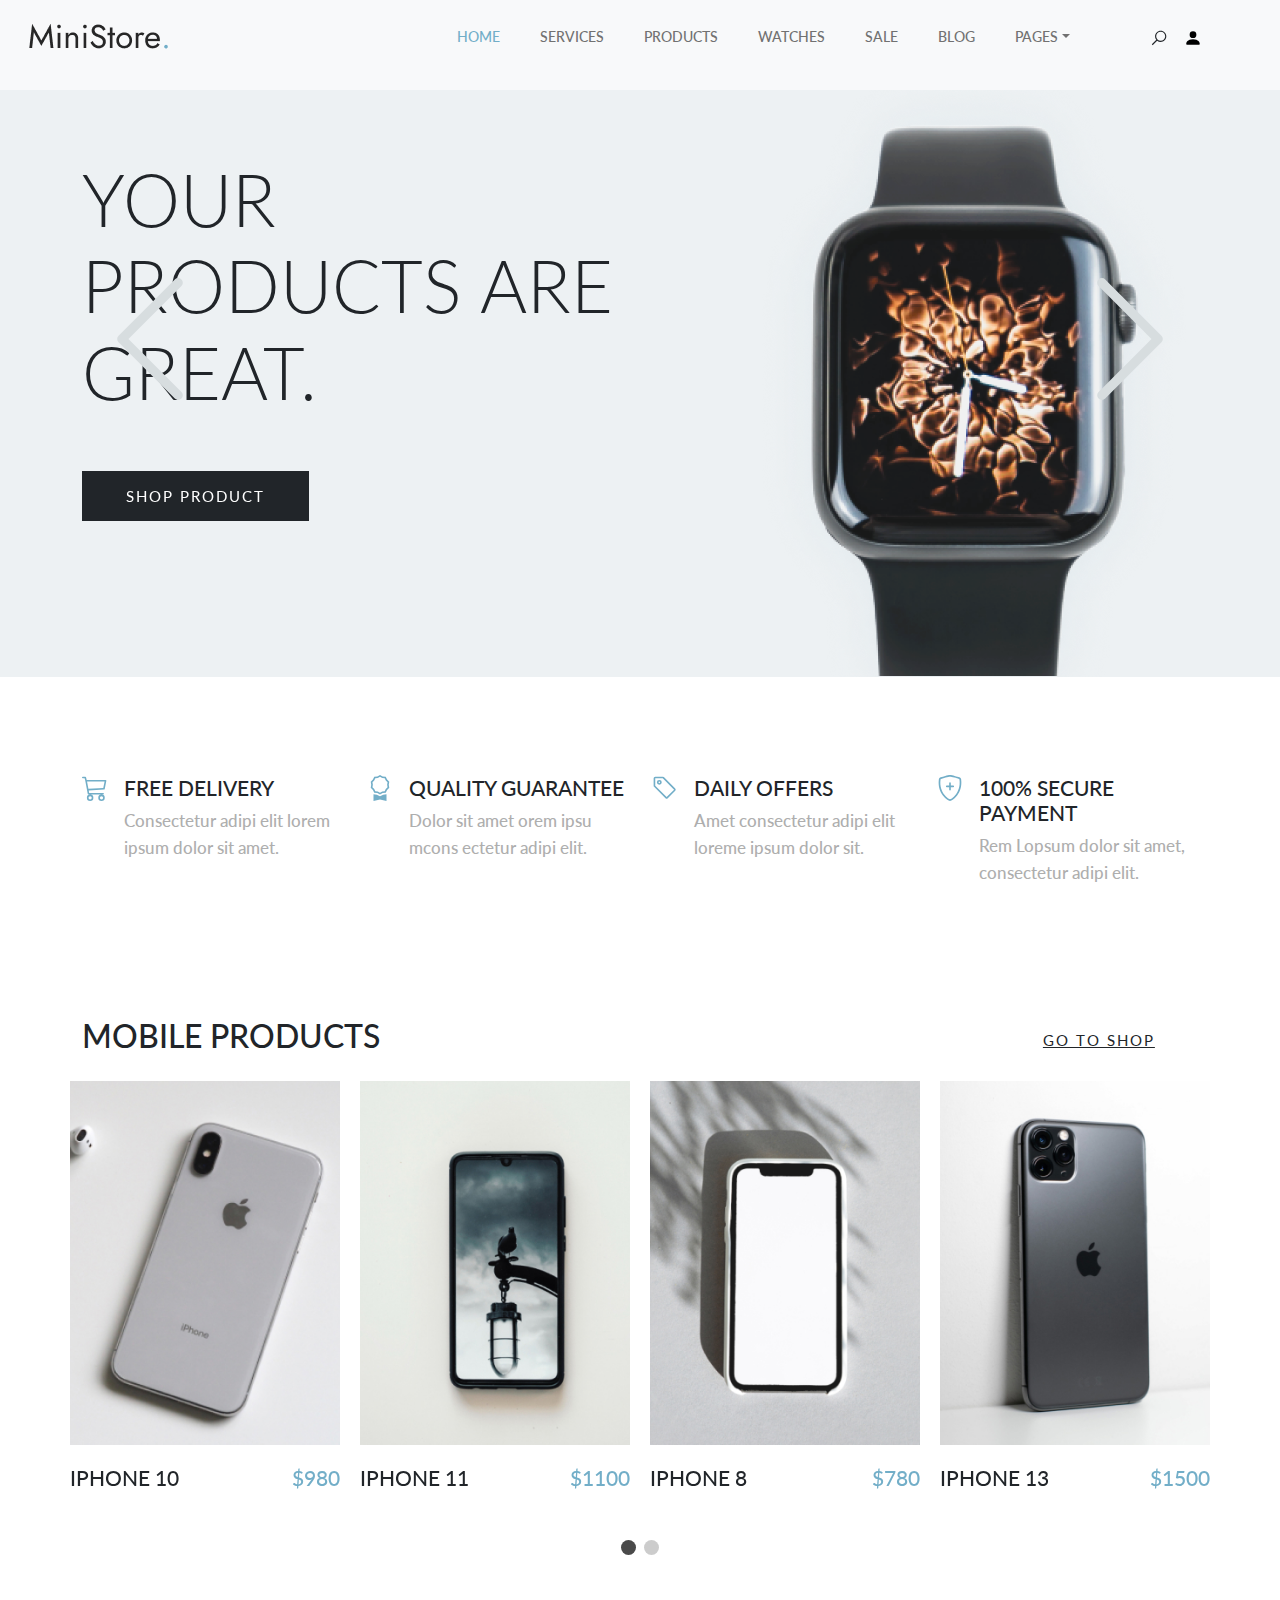
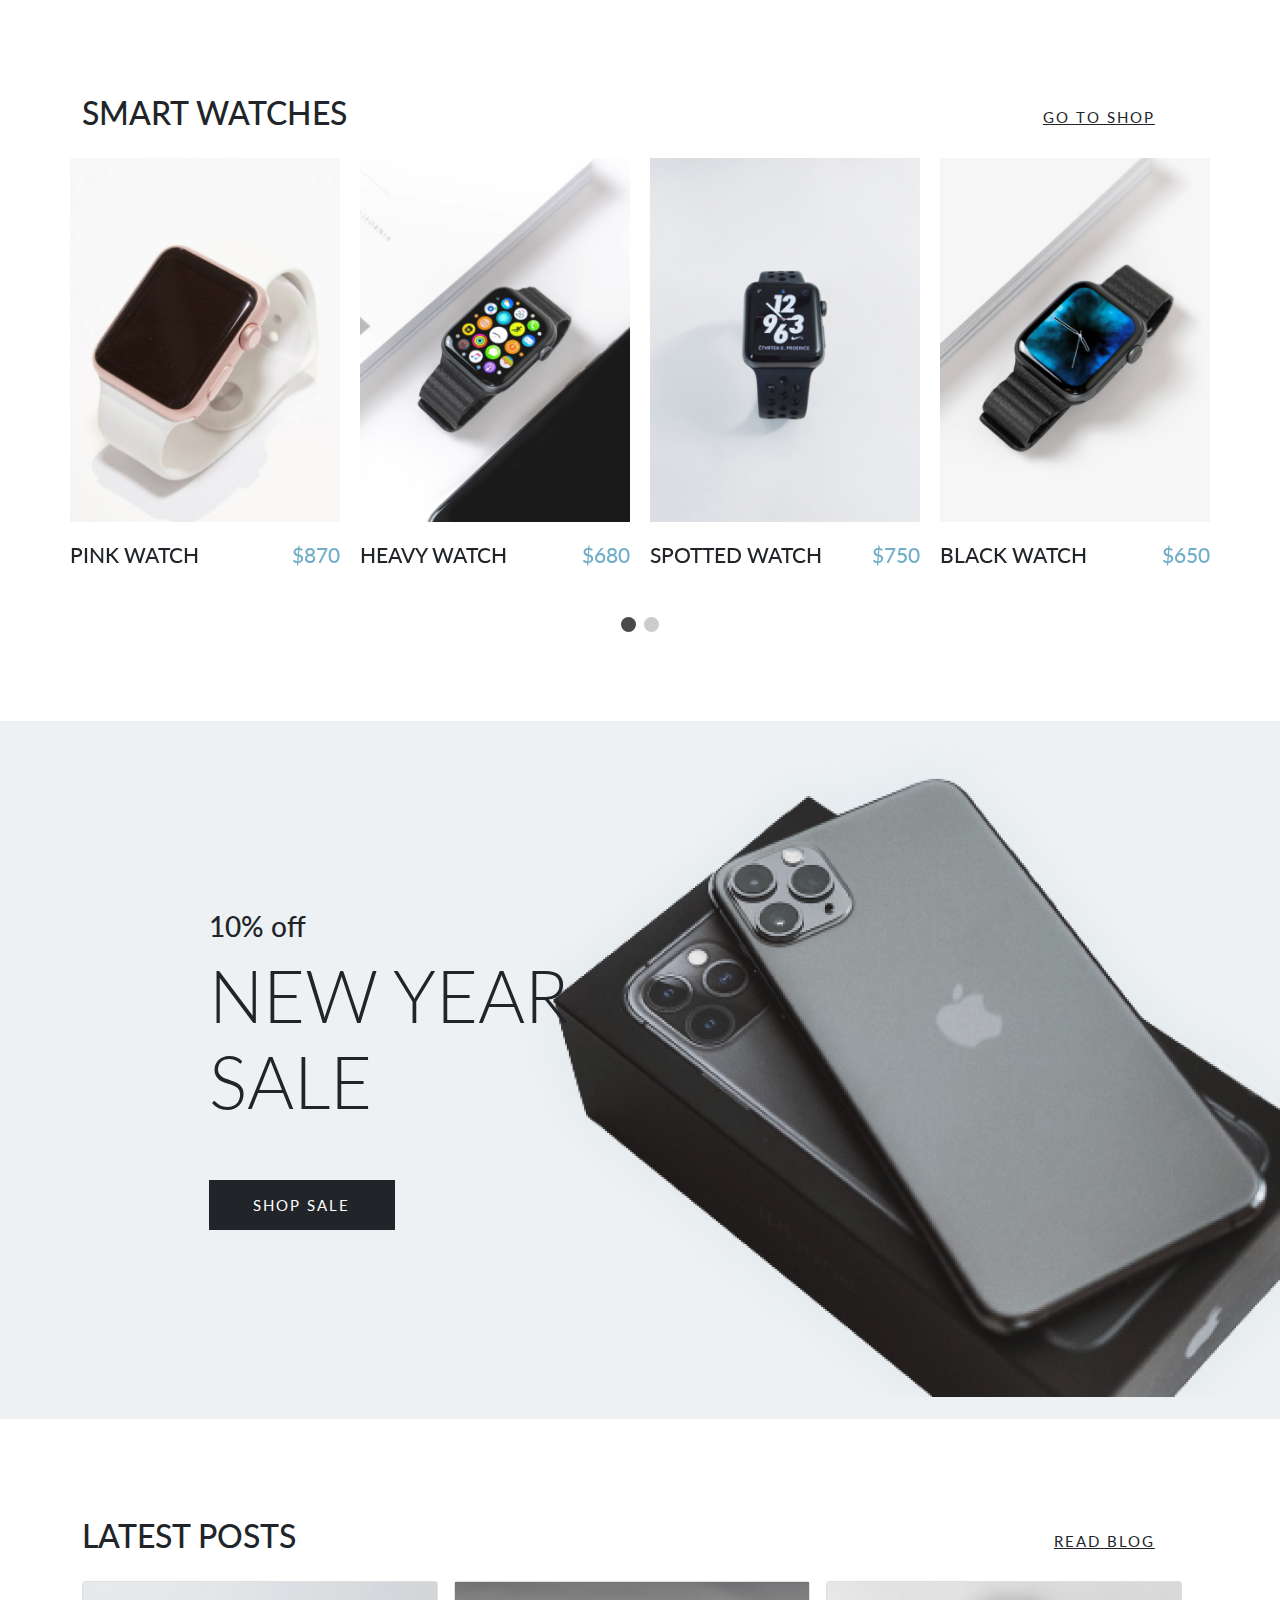
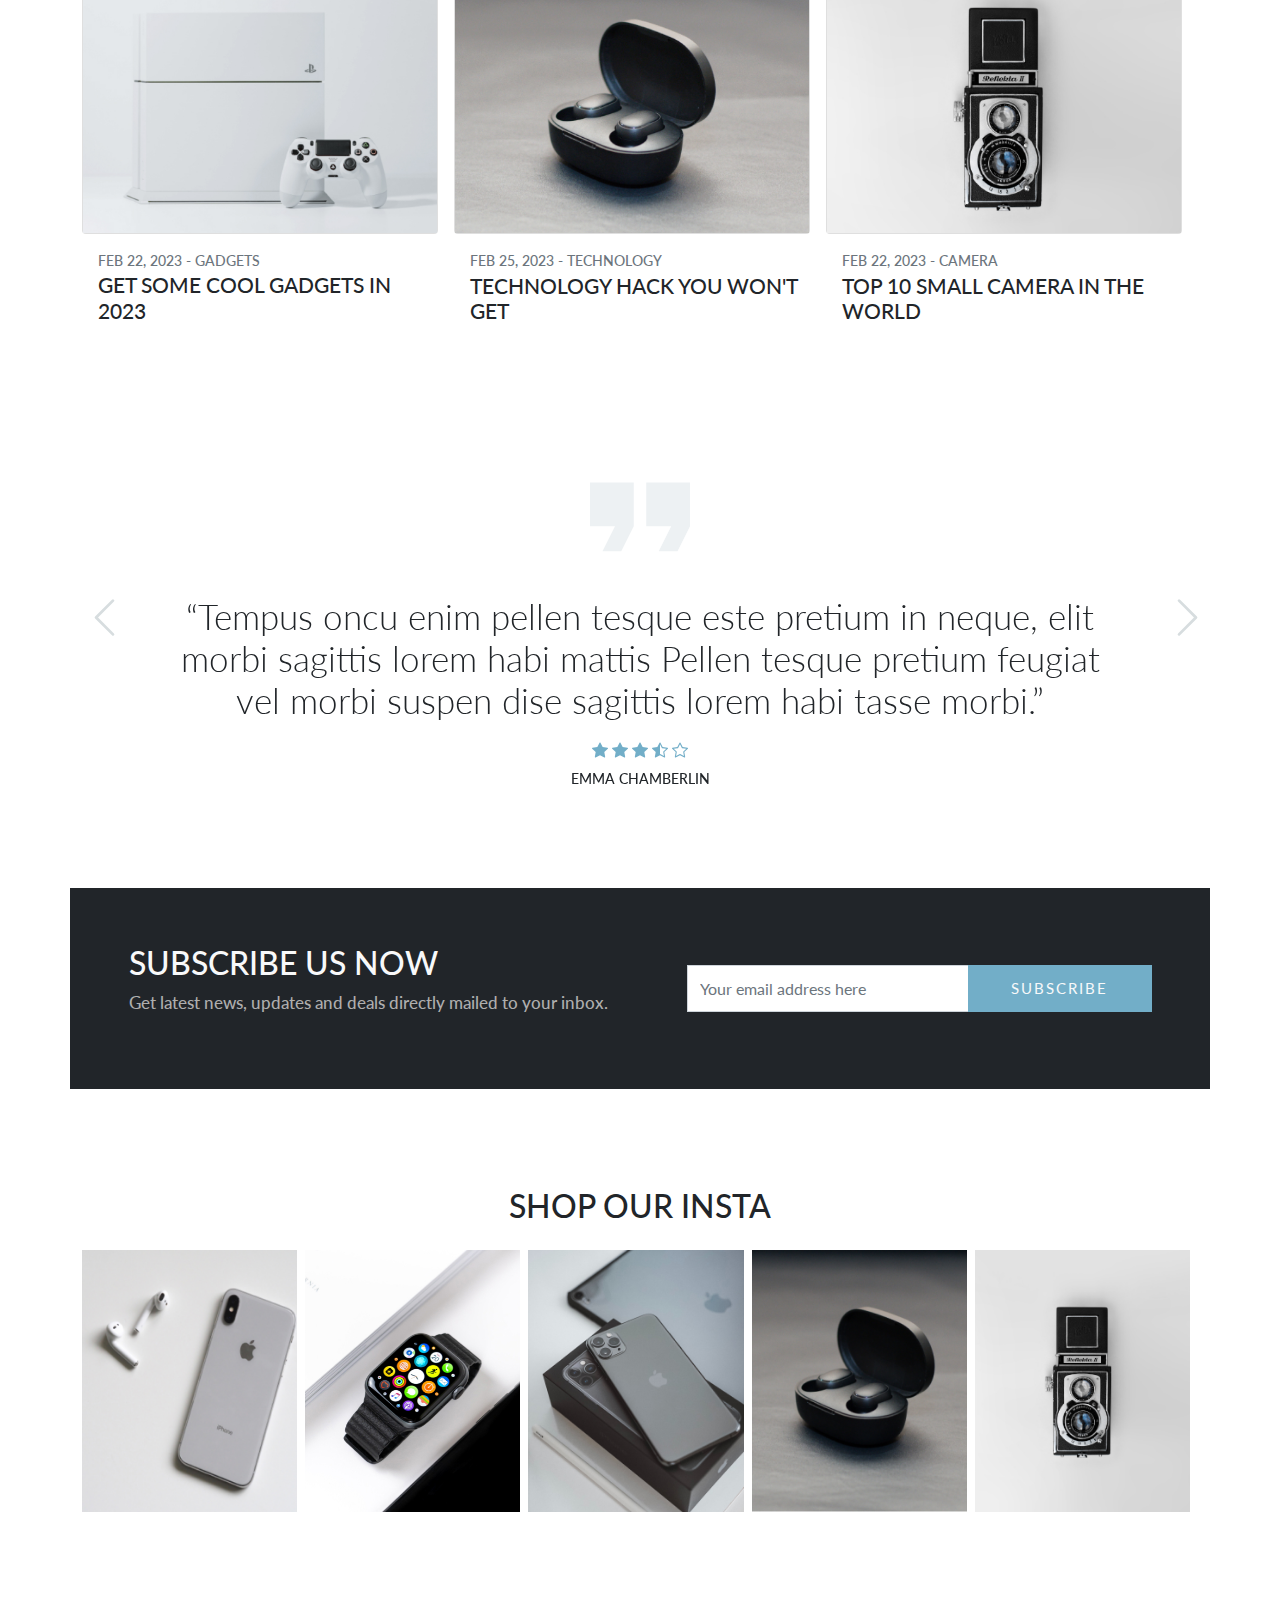
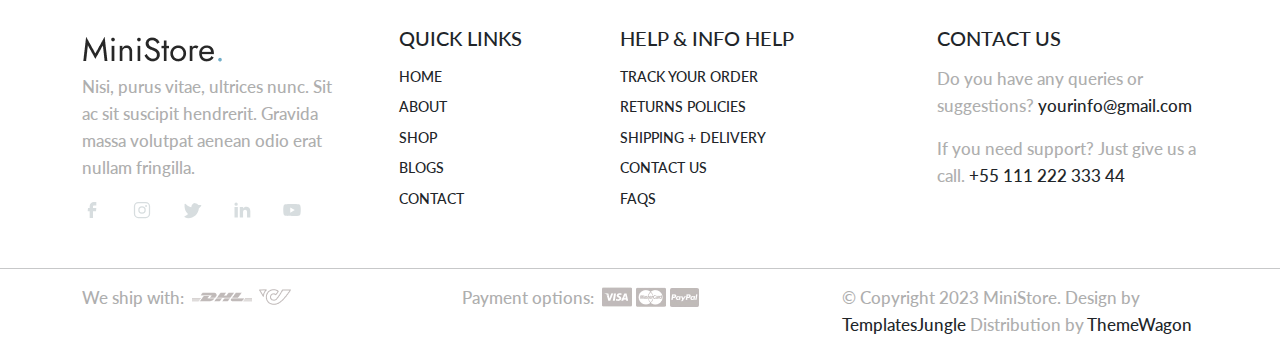
<file: index.html>
<!DOCTYPE html>
<html>
  <head>
    <title>Ministore</title>
    <meta charset="utf-8">
    <meta http-equiv="X-UA-Compatible" content="IE=edge">
    <meta name="viewport" content="width=device-width, initial-scale=1.0">
    <meta name="format-detection" content="telephone=no">
    <meta name="apple-mobile-web-app-capable" content="yes">
    <meta name="author" content="">
    <meta name="keywords" content="">
    <meta name="description" content="">
    <link rel="stylesheet" type="text/css" href="css/bootstrap.min.css">
    <link rel="stylesheet" type="text/css" href="styleTamplate.css">
    <link rel="stylesheet" href="https://cdn.jsdelivr.net/npm/swiper@9/swiper-bundle.min.css" />
    <link rel="preconnect" href="https://fonts.googleapis.com">
    <link rel="preconnect" href="https://fonts.gstatic.com" crossorigin>
    <link href="https://fonts.googleapis.com/css2?family=Jost:wght@300;400;500&family=Lato:wght@300;400;700&display=swap" rel="stylesheet">
    <!-- script
    ================================================== -->
    <script src="js/modernizr.js"></script>
  </head>
  <body data-bs-spy="scroll" data-bs-target="#navbar" data-bs-root-margin="0px 0px -40%" data-bs-smooth-scroll="true" tabindex="0">
    <svg xmlns="http://www.w3.org/2000/svg" style="display: none;">
      <symbol id="search" xmlns="http://www.w3.org/2000/svg" viewBox="0 0 32 32">
        <title>Search</title>
        <path fill="currentColor" d="M19 3C13.488 3 9 7.488 9 13c0 2.395.84 4.59 2.25 6.313L3.281 27.28l1.439 1.44l7.968-7.969A9.922 9.922 0 0 0 19 23c5.512 0 10-4.488 10-10S24.512 3 19 3zm0 2c4.43 0 8 3.57 8 8s-3.57 8-8 8s-8-3.57-8-8s3.57-8 8-8z" />
      </symbol>
      <symbol xmlns="http://www.w3.org/2000/svg" id="user" viewBox="0 0 16 16">
        <path d="M3 14s-1 0-1-1 1-4 6-4 6 3 6 4-1 1-1 1H3Zm5-6a3 3 0 1 0 0-6 3 3 0 0 0 0 6Z" />
      </symbol>
      <!-- <symbol xmlns="http://www.w3.org/2000/svg" id="cart" viewBox="0 0 16 16">
        <path d="M0 1.5A.5.5 0 0 1 .5 1H2a.5.5 0 0 1 .485.379L2.89 3H14.5a.5.5 0 0 1 .491.592l-1.5 8A.5.5 0 0 1 13 12H4a.5.5 0 0 1-.491-.408L2.01 3.607 1.61 2H.5a.5.5 0 0 1-.5-.5zM5 12a2 2 0 1 0 0 4 2 2 0 0 0 0-4zm7 0a2 2 0 1 0 0 4 2 2 0 0 0 0-4zm-7 1a1 1 0 1 1 0 2 1 1 0 0 1 0-2zm7 0a1 1 0 1 1 0 2 1 1 0 0 1 0-2z" />
      </symbol> -->
      <svg xmlns="http://www.w3.org/2000/svg" id="chevron-left" viewBox="0 0 16 16">
        <path fill-rule="evenodd" d="M11.354 1.646a.5.5 0 0 1 0 .708L5.707 8l5.647 5.646a.5.5 0 0 1-.708.708l-6-6a.5.5 0 0 1 0-.708l6-6a.5.5 0 0 1 .708 0z" />
      </svg>
      <symbol xmlns="http://www.w3.org/2000/svg" id="chevron-right" viewBox="0 0 16 16">
        <path fill-rule="evenodd" d="M4.646 1.646a.5.5 0 0 1 .708 0l6 6a.5.5 0 0 1 0 .708l-6 6a.5.5 0 0 1-.708-.708L10.293 8 4.646 2.354a.5.5 0 0 1 0-.708z" />
      </symbol>
      <symbol xmlns="http://www.w3.org/2000/svg" id="cart-outline" viewBox="0 0 16 16">
        <path d="M0 1.5A.5.5 0 0 1 .5 1H2a.5.5 0 0 1 .485.379L2.89 3H14.5a.5.5 0 0 1 .49.598l-1 5a.5.5 0 0 1-.465.401l-9.397.472L4.415 11H13a.5.5 0 0 1 0 1H4a.5.5 0 0 1-.491-.408L2.01 3.607 1.61 2H.5a.5.5 0 0 1-.5-.5zM3.102 4l.84 4.479 9.144-.459L13.89 4H3.102zM5 12a2 2 0 1 0 0 4 2 2 0 0 0 0-4zm7 0a2 2 0 1 0 0 4 2 2 0 0 0 0-4zm-7 1a1 1 0 1 1 0 2 1 1 0 0 1 0-2zm7 0a1 1 0 1 1 0 2 1 1 0 0 1 0-2z" />
      </symbol>
      <symbol xmlns="http://www.w3.org/2000/svg" id="quality" viewBox="0 0 16 16">
        <path d="M9.669.864 8 0 6.331.864l-1.858.282-.842 1.68-1.337 1.32L2.6 6l-.306 1.854 1.337 1.32.842 1.68 1.858.282L8 12l1.669-.864 1.858-.282.842-1.68 1.337-1.32L13.4 6l.306-1.854-1.337-1.32-.842-1.68L9.669.864zm1.196 1.193.684 1.365 1.086 1.072L12.387 6l.248 1.506-1.086 1.072-.684 1.365-1.51.229L8 10.874l-1.355-.702-1.51-.229-.684-1.365-1.086-1.072L3.614 6l-.25-1.506 1.087-1.072.684-1.365 1.51-.229L8 1.126l1.356.702 1.509.229z" />
        <path d="M4 11.794V16l4-1 4 1v-4.206l-2.018.306L8 13.126 6.018 12.1 4 11.794z" />
      </symbol>
      <symbol xmlns="http://www.w3.org/2000/svg" id="price-tag" viewBox="0 0 16 16">
        <path d="M6 4.5a1.5 1.5 0 1 1-3 0 1.5 1.5 0 0 1 3 0zm-1 0a.5.5 0 1 0-1 0 .5.5 0 0 0 1 0z" />
        <path d="M2 1h4.586a1 1 0 0 1 .707.293l7 7a1 1 0 0 1 0 1.414l-4.586 4.586a1 1 0 0 1-1.414 0l-7-7A1 1 0 0 1 1 6.586V2a1 1 0 0 1 1-1zm0 5.586 7 7L13.586 9l-7-7H2v4.586z" />
      </symbol>
      <symbol xmlns="http://www.w3.org/2000/svg" id="shield-plus" viewBox="0 0 16 16">
        <path d="M5.338 1.59a61.44 61.44 0 0 0-2.837.856.481.481 0 0 0-.328.39c-.554 4.157.726 7.19 2.253 9.188a10.725 10.725 0 0 0 2.287 2.233c.346.244.652.42.893.533.12.057.218.095.293.118a.55.55 0 0 0 .101.025.615.615 0 0 0 .1-.025c.076-.023.174-.061.294-.118.24-.113.547-.29.893-.533a10.726 10.726 0 0 0 2.287-2.233c1.527-1.997 2.807-5.031 2.253-9.188a.48.48 0 0 0-.328-.39c-.651-.213-1.75-.56-2.837-.855C9.552 1.29 8.531 1.067 8 1.067c-.53 0-1.552.223-2.662.524zM5.072.56C6.157.265 7.31 0 8 0s1.843.265 2.928.56c1.11.3 2.229.655 2.887.87a1.54 1.54 0 0 1 1.044 1.262c.596 4.477-.787 7.795-2.465 9.99a11.775 11.775 0 0 1-2.517 2.453 7.159 7.159 0 0 1-1.048.625c-.28.132-.581.24-.829.24s-.548-.108-.829-.24a7.158 7.158 0 0 1-1.048-.625 11.777 11.777 0 0 1-2.517-2.453C1.928 10.487.545 7.169 1.141 2.692A1.54 1.54 0 0 1 2.185 1.43 62.456 62.456 0 0 1 5.072.56z" />
        <path d="M8 4.5a.5.5 0 0 1 .5.5v1.5H10a.5.5 0 0 1 0 1H8.5V9a.5.5 0 0 1-1 0V7.5H6a.5.5 0 0 1 0-1h1.5V5a.5.5 0 0 1 .5-.5z" />
      </symbol>
      <symbol xmlns="http://www.w3.org/2000/svg" id="star-fill" viewBox="0 0 16 16">
        <path d="M3.612 15.443c-.386.198-.824-.149-.746-.592l.83-4.73L.173 6.765c-.329-.314-.158-.888.283-.95l4.898-.696L7.538.792c.197-.39.73-.39.927 0l2.184 4.327 4.898.696c.441.062.612.636.282.95l-3.522 3.356.83 4.73c.078.443-.36.79-.746.592L8 13.187l-4.389 2.256z" />
      </symbol>
      <symbol xmlns="http://www.w3.org/2000/svg" id="star-empty" viewBox="0 0 16 16">
        <path d="M2.866 14.85c-.078.444.36.791.746.593l4.39-2.256 4.389 2.256c.386.198.824-.149.746-.592l-.83-4.73 3.522-3.356c.33-.314.16-.888-.282-.95l-4.898-.696L8.465.792a.513.513 0 0 0-.927 0L5.354 5.12l-4.898.696c-.441.062-.612.636-.283.95l3.523 3.356-.83 4.73zm4.905-2.767-3.686 1.894.694-3.957a.565.565 0 0 0-.163-.505L1.71 6.745l4.052-.576a.525.525 0 0 0 .393-.288L8 2.223l1.847 3.658a.525.525 0 0 0 .393.288l4.052.575-2.906 2.77a.565.565 0 0 0-.163.506l.694 3.957-3.686-1.894a.503.503 0 0 0-.461 0z" />
      </symbol>
      <symbol xmlns="http://www.w3.org/2000/svg" id="star-half" viewBox="0 0 16 16">
        <path d="M5.354 5.119 7.538.792A.516.516 0 0 1 8 .5c.183 0 .366.097.465.292l2.184 4.327 4.898.696A.537.537 0 0 1 16 6.32a.548.548 0 0 1-.17.445l-3.523 3.356.83 4.73c.078.443-.36.79-.746.592L8 13.187l-4.389 2.256a.52.52 0 0 1-.146.05c-.342.06-.668-.254-.6-.642l.83-4.73L.173 6.765a.55.55 0 0 1-.172-.403.58.58 0 0 1 .085-.302.513.513 0 0 1 .37-.245l4.898-.696zM8 12.027a.5.5 0 0 1 .232.056l3.686 1.894-.694-3.957a.565.565 0 0 1 .162-.505l2.907-2.77-4.052-.576a.525.525 0 0 1-.393-.288L8.001 2.223 8 2.226v9.8z" />
      </symbol>
      <symbol xmlns="http://www.w3.org/2000/svg" id="quote" viewBox="0 0 24 24">
        <path fill="currentColor" d="m15 17l2-4h-4V6h7v7l-2 4h-3Zm-9 0l2-4H4V6h7v7l-2 4H6Z" />
      </symbol>
      <symbol xmlns="http://www.w3.org/2000/svg" id="facebook" viewBox="0 0 24 24">
        <path fill="currentColor" d="M9.198 21.5h4v-8.01h3.604l.396-3.98h-4V7.5a1 1 0 0 1 1-1h3v-4h-3a5 5 0 0 0-5 5v2.01h-2l-.396 3.98h2.396v8.01Z" />
      </symbol>
      <symbol xmlns="http://www.w3.org/2000/svg" id="youtube" viewBox="0 0 32 32">
        <path fill="currentColor" d="M29.41 9.26a3.5 3.5 0 0 0-2.47-2.47C24.76 6.2 16 6.2 16 6.2s-8.76 0-10.94.59a3.5 3.5 0 0 0-2.47 2.47A36.13 36.13 0 0 0 2 16a36.13 36.13 0 0 0 .59 6.74a3.5 3.5 0 0 0 2.47 2.47c2.18.59 10.94.59 10.94.59s8.76 0 10.94-.59a3.5 3.5 0 0 0 2.47-2.47A36.13 36.13 0 0 0 30 16a36.13 36.13 0 0 0-.59-6.74ZM13.2 20.2v-8.4l7.27 4.2Z" />
      </symbol>
      <symbol xmlns="http://www.w3.org/2000/svg" id="twitter" viewBox="0 0 256 256">
        <path fill="currentColor" d="m245.66 77.66l-29.9 29.9C209.72 177.58 150.67 232 80 232c-14.52 0-26.49-2.3-35.58-6.84c-7.33-3.67-10.33-7.6-11.08-8.72a8 8 0 0 1 3.85-11.93c.26-.1 24.24-9.31 39.47-26.84a110.93 110.93 0 0 1-21.88-24.2c-12.4-18.41-26.28-50.39-22-98.18a8 8 0 0 1 13.65-4.92c.35.35 33.28 33.1 73.54 43.72V88a47.87 47.87 0 0 1 14.36-34.3A46.87 46.87 0 0 1 168.1 40a48.66 48.66 0 0 1 41.47 24H240a8 8 0 0 1 5.66 13.66Z" />
      </symbol>
      <symbol xmlns="http://www.w3.org/2000/svg" id="instagram" viewBox="0 0 256 256">
        <path fill="currentColor" d="M128 80a48 48 0 1 0 48 48a48.05 48.05 0 0 0-48-48Zm0 80a32 32 0 1 1 32-32a32 32 0 0 1-32 32Zm48-136H80a56.06 56.06 0 0 0-56 56v96a56.06 56.06 0 0 0 56 56h96a56.06 56.06 0 0 0 56-56V80a56.06 56.06 0 0 0-56-56Zm40 152a40 40 0 0 1-40 40H80a40 40 0 0 1-40-40V80a40 40 0 0 1 40-40h96a40 40 0 0 1 40 40ZM192 76a12 12 0 1 1-12-12a12 12 0 0 1 12 12Z" />
      </symbol>
      <symbol xmlns="http://www.w3.org/2000/svg" id="linkedin" viewBox="0 0 24 24">
        <path fill="currentColor" d="M6.94 5a2 2 0 1 1-4-.002a2 2 0 0 1 4 .002zM7 8.48H3V21h4V8.48zm6.32 0H9.34V21h3.94v-6.57c0-3.66 4.77-4 4.77 0V21H22v-7.93c0-6.17-7.06-5.94-8.72-2.91l.04-1.68z" />
      </symbol>
      <symbol xmlns="http://www.w3.org/2000/svg" id="nav-icon" viewBox="0 0 16 16">
        <path d="M14 10.5a.5.5 0 0 0-.5-.5h-3a.5.5 0 0 0 0 1h3a.5.5 0 0 0 .5-.5zm0-3a.5.5 0 0 0-.5-.5h-7a.5.5 0 0 0 0 1h7a.5.5 0 0 0 .5-.5zm0-3a.5.5 0 0 0-.5-.5h-11a.5.5 0 0 0 0 1h11a.5.5 0 0 0 .5-.5z" />
      </symbol>
      <symbol xmlns="http://www.w3.org/2000/svg" id="close" viewBox="0 0 16 16">
        <path d="M2.146 2.854a.5.5 0 1 1 .708-.708L8 7.293l5.146-5.147a.5.5 0 0 1 .708.708L8.707 8l5.147 5.146a.5.5 0 0 1-.708.708L8 8.707l-5.146 5.147a.5.5 0 0 1-.708-.708L7.293 8 2.146 2.854Z" />
      </symbol>
      <symbol xmlns="http://www.w3.org/2000/svg" id="navbar-icon" viewBox="0 0 16 16">
        <path d="M14 10.5a.5.5 0 0 0-.5-.5h-3a.5.5 0 0 0 0 1h3a.5.5 0 0 0 .5-.5zm0-3a.5.5 0 0 0-.5-.5h-7a.5.5 0 0 0 0 1h7a.5.5 0 0 0 .5-.5zm0-3a.5.5 0 0 0-.5-.5h-11a.5.5 0 0 0 0 1h11a.5.5 0 0 0 .5-.5z" />
      </symbol>
    </svg>  

    <div class="search-popup">
        <div class="search-popup-container">

          <form role="search" method="get" class="search-form" action="">
            <input type="search" id="search-form" class="search-field" placeholder="Type and press enter" value="" name="s" />
            <button type="submit" class="search-submit"><svg class="search"><use xlink:href="#search"></use></svg></button>
          </form>

          <h5 class="cat-list-title">Browse Categories</h5>
          
          <ul class="cat-list">
            <li class="cat-list-item">
              <a href="#" title="Mobile Phones">Mobile Phones</a>
            </li>
            <li class="cat-list-item">
              <a href="#" title="Smart Watches">Smart Watches</a>
            </li>
            <li class="cat-list-item">
              <a href="#" title="Headphones">Headphones</a>
            </li>
            <li class="cat-list-item">
              <a href="#" title="Accessories">Accessories</a>
            </li>
            <li class="cat-list-item">
              <a href="#" title="Monitors">Monitors</a>
            </li>
            <li class="cat-list-item">
              <a href="#" title="Speakers">Speakers</a>
            </li>
            <li class="cat-list-item">
              <a href="#" title="Memory Cards">Memory Cards</a>
            </li>
          </ul>

        </div>
    </div>
    
    <header id="header" class="site-header header-scrolled position-fixed text-black bg-light">
      <nav id="header-nav" class="navbar navbar-expand-lg px-3 mb-3">
        <div class="container-fluid">
          <a class="navbar-brand" href="index.html">
            <img src="images/main-logo.png" class="logo">
          </a>
          <button class="navbar-toggler d-flex d-lg-none order-3 p-2" type="button" data-bs-toggle="offcanvas" data-bs-target="#bdNavbar" aria-controls="bdNavbar" aria-expanded="false" aria-label="Toggle navigation">
            <svg class="navbar-icon">
              <use xlink:href="#navbar-icon"></use>
            </svg>
          </button>
          <div class="offcanvas offcanvas-end" tabindex="-1" id="bdNavbar" aria-labelledby="bdNavbarOffcanvasLabel">
            <div class="offcanvas-header px-4 pb-0">
              <a class="navbar-brand" href="index.html">
                <img src="images/main-logo.png" class="logo">
              </a>
              <button type="button" class="btn-close btn-close-black" data-bs-dismiss="offcanvas" aria-label="Close" data-bs-target="#bdNavbar"></button>
            </div>
            <div class="offcanvas-body">
              <ul id="navbar" class="navbar-nav text-uppercase justify-content-end align-items-center flex-grow-1 pe-3">
                <li class="nav-item">
                  <a class="nav-link me-4 active" href="#billboard">Home</a>
                </li>
                <li class="nav-item">
                  <a class="nav-link me-4" href="#company-services">Services</a>
                </li>
                <li class="nav-item">
                  <a class="nav-link me-4" href="#mobile-products">Products</a>
                </li>
                <li class="nav-item">
                  <a class="nav-link me-4" href="#smart-watches">Watches</a>
                </li>
                <li class="nav-item">
                  <a class="nav-link me-4" href="#yearly-sale">Sale</a>
                </li>
                <li class="nav-item">
                  <a class="nav-link me-4" href="#latest-blog">Blog</a>
                </li>
                <li class="nav-item dropdown">
                  <a class="nav-link me-4 dropdown-toggle link-dark" data-bs-toggle="dropdown" href="#" role="button" aria-expanded="false">Pages</a>
                  <ul class="dropdown-menu">
                    <li>
                      <a href="about.html" class="dropdown-item">About</a>
                    </li>
                    <li>
                      <a href="blog.html" class="dropdown-item">Blog</a>
                    </li>
                    <li>
                      <a href="shop.html" class="dropdown-item">Shop</a>
                    </li>
                    <li>
                      <a href="cart.html" class="dropdown-item">Cart</a>
                    </li>
                    <li>
                      <a href="checkout.html" class="dropdown-item">Checkout</a>
                    </li>
                    <li>
                      <a href="single-post.html" class="dropdown-item">Single Post</a>
                    </li>
                    <li>
                      <a href="single-product.html" class="dropdown-item">Single Product</a>
                    </li>
                    <li>
                      <a href="contact.html" class="dropdown-item">Contact</a>
                    </li>
                  </ul>
                </li>
                <li class="nav-item">
                  <div class="user-items ps-5">
                    <ul class="d-flex justify-content-end list-unstyled">
                      <li class="search-item pe-3">
                        <a href="#" class="search-button">
                          <svg class="search">
                            <use xlink:href="#search"></use>
                          </svg>
                        </a>
                      </li>
                      <li class="pe-3">
                        <a href="http://localhost/project/signup.php">
                          <svg class="user">
                            <use xlink:href="#user"></use>
                          </svg>
                        </a>
                      </li>
                      <li>
                        <a href="http://localhost/project/product.php">
                          <svg class="cart">
                            <use xlink:href="#cart"></use>
                          </svg>
                        </a>
                      </li>
                    </ul>
                  </div>
                </li>
              </ul>
            </div>
          </div>
        </div>
      </nav>
    </header>
    <section id="billboard" class="position-relative overflow-hidden bg-light-blue">
      <div class="swiper main-swiper">
        <div class="swiper-wrapper">
          <div class="swiper-slide">
            <div class="container">
              <div class="row d-flex align-items-center">
                <div class="col-md-6">
                  <div class="banner-content">
                    <h1 class="display-2 text-uppercase text-dark pb-5">Your Products Are Great.</h1>
                    <a href="shop.html" class="btn btn-medium btn-dark text-uppercase btn-rounded-none">Shop Product</a>
                  </div>
                </div>
                <div class="col-md-5">
                  <div class="image-holder">
                    <img src="images/banner-image.png" alt="banner">
                  </div>
                </div>
              </div>
            </div>
          </div>
          <div class="swiper-slide">
            <div class="container">
              <div class="row d-flex flex-wrap align-items-center">
                <div class="col-md-6">
                  <div class="banner-content">
                    <h1 class="display-2 text-uppercase text-dark pb-5">Technology Hack You Won't Get</h1>
                    <a href="shop.html" class="btn btn-medium btn-dark text-uppercase btn-rounded-none">Shop Product</a>
                  </div>
                </div>
                <div class="col-md-5">
                  <div class="image-holder">
                    <img src="images/banner-image.png" alt="banner">
                  </div>
                </div>
              </div>
            </div>
          </div>
        </div>
      </div>
      <div class="swiper-icon swiper-arrow swiper-arrow-prev">
        <svg class="chevron-left">
          <use xlink:href="#chevron-left" />
        </svg>
      </div>
      <div class="swiper-icon swiper-arrow swiper-arrow-next">
        <svg class="chevron-right">
          <use xlink:href="#chevron-right" />
        </svg>
      </div>
    </section>
    <section id="company-services" class="padding-large">
      <div class="container">
        <div class="row">
          <div class="col-lg-3 col-md-6 pb-3">
            <div class="icon-box d-flex">
              <div class="icon-box-icon pe-3 pb-3">
                <svg class="cart-outline">
                  <use xlink:href="#cart-outline" />
                </svg>
              </div>
              <div class="icon-box-content">
                <h3 class="card-title text-uppercase text-dark">Free delivery</h3>
                <p>Consectetur adipi elit lorem ipsum dolor sit amet.</p>
              </div>
            </div>
          </div>
          <div class="col-lg-3 col-md-6 pb-3">
            <div class="icon-box d-flex">
              <div class="icon-box-icon pe-3 pb-3">
                <svg class="quality">
                  <use xlink:href="#quality" />
                </svg>
              </div>
              <div class="icon-box-content">
                <h3 class="card-title text-uppercase text-dark">Quality guarantee</h3>
                <p>Dolor sit amet orem ipsu mcons ectetur adipi elit.</p>
              </div>
            </div>
          </div>
          <div class="col-lg-3 col-md-6 pb-3">
            <div class="icon-box d-flex">
              <div class="icon-box-icon pe-3 pb-3">
                <svg class="price-tag">
                  <use xlink:href="#price-tag" />
                </svg>
              </div>
              <div class="icon-box-content">
                <h3 class="card-title text-uppercase text-dark">Daily offers</h3>
                <p>Amet consectetur adipi elit loreme ipsum dolor sit.</p>
              </div>
            </div>
          </div>
          <div class="col-lg-3 col-md-6 pb-3">
            <div class="icon-box d-flex">
              <div class="icon-box-icon pe-3 pb-3">
                <svg class="shield-plus">
                  <use xlink:href="#shield-plus" />
                </svg>
              </div>
              <div class="icon-box-content">
                <h3 class="card-title text-uppercase text-dark">100% secure payment</h3>
                <p>Rem Lopsum dolor sit amet, consectetur adipi elit.</p>
              </div>
            </div>
          </div>
        </div>
      </div>
    </section>
    <section id="mobile-products" class="product-store position-relative padding-large no-padding-top">
      <div class="container">
        <div class="row">
          <div class="display-header d-flex justify-content-between pb-3">
            <h2 class="display-7 text-dark text-uppercase">Mobile Products</h2>
            <div class="btn-right">
              <a href="shop.html" class="btn btn-medium btn-normal text-uppercase">Go to Shop</a>
            </div>
          </div>
          <div class="swiper product-swiper">
            <div class="swiper-wrapper">
              <div class="swiper-slide">
                <div class="product-card position-relative">
                  <div class="image-holder">
                    <img src="images/product-item1.jpg" alt="product-item" class="img-fluid">
                  </div>
                  <div class="cart-concern position-absolute">
                    <div class="cart-button d-flex">
                      <a href="#" class="btn btn-medium btn-black">Add to Cart<svg class="cart-outline"><use xlink:href="#cart-outline"></use></svg></a>
                    </div>
                  </div>
                  <div class="card-detail d-flex justify-content-between align-items-baseline pt-3">
                    <h3 class="card-title text-uppercase">
                      <a href="#">Iphone 10</a>
                    </h3>
                    <span class="item-price text-primary">$980</span>
                  </div>
                </div>
              </div>
              <div class="swiper-slide">
                <div class="product-card position-relative">
                  <div class="image-holder">
                    <img src="images/product-item2.jpg" alt="product-item" class="img-fluid">
                  </div>
                  <div class="cart-concern position-absolute">
                    <div class="cart-button d-flex">
                      <a href="#" class="btn btn-medium btn-black">Add to Cart<svg class="cart-outline"><use xlink:href="#cart-outline"></use></svg></a>
                    </div>
                  </div>
                  <div class="card-detail d-flex justify-content-between align-items-baseline pt-3">
                    <h3 class="card-title text-uppercase">
                      <a href="#">Iphone 11</a>
                    </h3>
                    <span class="item-price text-primary">$1100</span>
                  </div>
                </div>
              </div>
              <div class="swiper-slide">
                <div class="product-card position-relative">
                  <div class="image-holder">
                    <img src="images/product-item3.jpg" alt="product-item" class="img-fluid">
                  </div>
                  <div class="cart-concern position-absolute">
                    <div class="cart-button d-flex">
                      <a href="#" class="btn btn-medium btn-black">Add to Cart<svg class="cart-outline"><use xlink:href="#cart-outline"></use></svg></a>
                    </div>
                  </div>
                  <div class="card-detail d-flex justify-content-between align-items-baseline pt-3">
                    <h3 class="card-title text-uppercase">
                      <a href="#">Iphone 8</a>
                    </h3>
                    <span class="item-price text-primary">$780</span>
                  </div>
                </div>
              </div>
              <div class="swiper-slide">
                <div class="product-card position-relative">
                  <div class="image-holder">
                    <img src="images/product-item4.jpg" alt="product-item" class="img-fluid">
                  </div>
                  <div class="cart-concern position-absolute">
                    <div class="cart-button d-flex">
                      <a href="#" class="btn btn-medium btn-black">Add to Cart<svg class="cart-outline"><use xlink:href="#cart-outline"></use></svg></a>
                    </div>
                  </div>
                  <div class="card-detail d-flex justify-content-between align-items-baseline pt-3">
                    <h3 class="card-title text-uppercase">
                      <a href="#">Iphone 13</a>
                    </h3>
                    <span class="item-price text-primary">$1500</span>
                  </div>
                </div>
              </div>
              <div class="swiper-slide">
                <div class="product-card position-relative">
                  <div class="image-holder">
                    <img src="images/product-item5.jpg" alt="product-item" class="img-fluid">
                  </div>
                  <div class="cart-concern position-absolute">
                    <div class="cart-button d-flex">
                      <a href="#" class="btn btn-medium btn-black">Add to Cart<svg class="cart-outline"><use xlink:href="#cart-outline"></use></svg></a>
                    </div>
                  </div>
                  <div class="card-detail d-flex justify-content-between align-items-baseline pt-3">
                    <h3 class="card-title text-uppercase">
                      <a href="#">Iphone 12</a>
                    </h3>
                    <span class="item-price text-primary">$1300</span>
                  </div>
                </div>
              </div>
            </div>
          </div>
        </div>
      </div>
      <div class="swiper-pagination position-absolute text-center"></div>
    </section>
    <section id="smart-watches" class="product-store padding-large position-relative">
      <div class="container">
        <div class="row">
          <div class="display-header d-flex justify-content-between pb-3">
            <h2 class="display-7 text-dark text-uppercase">Smart Watches</h2>
            <div class="btn-right">
              <a href="shop.html" class="btn btn-medium btn-normal text-uppercase">Go to Shop</a>
            </div>
          </div>
          <div class="swiper product-watch-swiper">
            <div class="swiper-wrapper">
              <div class="swiper-slide">
                <div class="product-card position-relative">
                  <div class="image-holder">
                    <img src="images/product-item6.jpg" alt="product-item" class="img-fluid">
                  </div>
                  <div class="cart-concern position-absolute">
                    <div class="cart-button d-flex">
                      <a href="#" class="btn btn-medium btn-black">Add to Cart<svg class="cart-outline"><use xlink:href="#cart-outline"></use></svg></a>
                    </div>
                  </div>
                  <div class="card-detail d-flex justify-content-between align-items-baseline pt-3">
                    <h3 class="card-title text-uppercase">
                      <a href="#">Pink watch</a>
                    </h3>
                    <span class="item-price text-primary">$870</span>
                  </div>
                </div>
              </div>
              <div class="swiper-slide">
                <div class="product-card position-relative">
                  <div class="image-holder">
                    <img src="images/product-item7.jpg" alt="product-item" class="img-fluid">
                  </div>
                  <div class="cart-concern position-absolute">
                    <div class="cart-button d-flex">
                      <a href="#" class="btn btn-medium btn-black">Add to Cart<svg class="cart-outline"><use xlink:href="#cart-outline"></use></svg></a>
                    </div>
                  </div>
                  <div class="card-detail d-flex justify-content-between align-items-baseline pt-3">
                    <h3 class="card-title text-uppercase">
                      <a href="#">Heavy watch</a>
                    </h3>
                    <span class="item-price text-primary">$680</span>
                  </div>
                </div>
              </div>
              <div class="swiper-slide">
                <div class="product-card position-relative">
                  <div class="image-holder">
                    <img src="images/product-item8.jpg" alt="product-item" class="img-fluid">
                  </div>
                  <div class="cart-concern position-absolute">
                    <div class="cart-button d-flex">
                      <a href="#" class="btn btn-medium btn-black">Add to Cart<svg class="cart-outline"><use xlink:href="#cart-outline"></use></svg></a>
                    </div>
                  </div>
                  <div class="card-detail d-flex justify-content-between align-items-baseline pt-3">
                    <h3 class="card-title text-uppercase">
                      <a href="#">spotted watch</a>
                    </h3>
                    <span class="item-price text-primary">$750</span>
                  </div>
                </div>
              </div>
              <div class="swiper-slide">
                <div class="product-card position-relative">
                  <div class="image-holder">
                    <img src="images/product-item9.jpg" alt="product-item" class="img-fluid">
                  </div>
                  <div class="cart-concern position-absolute">
                    <div class="cart-button d-flex">
                      <a href="#" class="btn btn-medium btn-black">Add to Cart<svg class="cart-outline"><use xlink:href="#cart-outline"></use></svg></a>
                    </div>
                  </div>
                  <div class="card-detail d-flex justify-content-between align-items-baseline pt-3">
                    <h3 class="card-title text-uppercase">
                      <a href="#">black watch</a>
                    </h3>
                    <span class="item-price text-primary">$650</span>
                  </div>
                </div>
              </div>
              <div class="swiper-slide">
                <div class="product-card position-relative">
                  <div class="image-holder">
                    <img src="images/product-item10.jpg" alt="product-item" class="img-fluid">
                  </div>
                  <div class="cart-concern position-absolute">
                    <div class="cart-button d-flex">
                      <a href="#" class="btn btn-medium btn-black">Add to Cart<svg class="cart-outline"><use xlink:href="#cart-outline"></use></svg></a>
                    </div>
                  </div>
                  <div class="card-detail d-flex justify-content-between pt-3">
                    <h3 class="card-title text-uppercase">
                      <a href="#">black watch</a>
                    </h3>
                    <span class="item-price text-primary">$750</span>
                  </div>
                </div>
              </div>
            </div>
          </div>
        </div>
      </div>
      <div class="swiper-pagination position-absolute text-center"></div>
    </section>
    <section id="yearly-sale" class="bg-light-blue overflow-hidden mt-5 padding-xlarge" style="background-image: url('images/single-image1.png');background-position: right; background-repeat: no-repeat;">
      <div class="row d-flex flex-wrap align-items-center">
        <div class="col-md-6 col-sm-12">
          <div class="text-content offset-4 padding-medium">
            <h3>10% off</h3>
            <h2 class="display-2 pb-5 text-uppercase text-dark">New year sale</h2>
            <a href="shop.html" class="btn btn-medium btn-dark text-uppercase btn-rounded-none">Shop Sale</a>
          </div>
        </div>
        <div class="col-md-6 col-sm-12">
          
        </div>
      </div>
    </section>
    <section id="latest-blog" class="padding-large">
      <div class="container">
        <div class="row">
          <div class="display-header d-flex justify-content-between pb-3">
            <h2 class="display-7 text-dark text-uppercase">Latest Posts</h2>
            <div class="btn-right">
              <a href="blog.html" class="btn btn-medium btn-normal text-uppercase">Read Blog</a>
            </div>
          </div>
          <div class="post-grid d-flex flex-wrap justify-content-between">
            <div class="col-lg-4 col-sm-12">
              <div class="card border-none me-3">
                <div class="card-image">
                  <img src="images/post-item1.jpg" alt="" class="img-fluid">
                </div>
              </div>
              <div class="card-body text-uppercase">
                <div class="card-meta text-muted">
                  <span class="meta-date">feb 22, 2023</span>
                  <span class="meta-category">- Gadgets</span>
                </div>
                <h3 class="card-title">
                  <a href="#">Get some cool gadgets in 2023</a>
                </h3>
              </div>
            </div>
            <div class="col-lg-4 col-sm-12">
              <div class="card border-none me-3">
                <div class="card-image">
                  <img src="images/post-item2.jpg" alt="" class="img-fluid">
                </div>
              </div>
              <div class="card-body text-uppercase">
                <div class="card-meta text-muted">
                  <span class="meta-date">feb 25, 2023</span>
                  <span class="meta-category">- Technology</span>
                </div>
                <h3 class="card-title">
                  <a href="#">Technology Hack You Won't Get</a>
                </h3>
              </div>
            </div>
            <div class="col-lg-4 col-sm-12">
              <div class="card border-none me-3">
                <div class="card-image">
                  <img src="images/post-item3.jpg" alt="" class="img-fluid">
                </div>
              </div>
              <div class="card-body text-uppercase">
                <div class="card-meta text-muted">
                  <span class="meta-date">feb 22, 2023</span>
                  <span class="meta-category">- Camera</span>
                </div>
                <h3 class="card-title">
                  <a href="#">Top 10 Small Camera In The World</a>
                </h3>
              </div>
            </div>
          </div>
        </div>
      </div>
    </section>
    <section id="testimonials" class="position-relative">
      <div class="container">
        <div class="row">
          <div class="review-content position-relative">
            <div class="swiper-icon swiper-arrow swiper-arrow-prev position-absolute d-flex align-items-center">
              <svg class="chevron-left">
                <use xlink:href="#chevron-left" />
              </svg>
            </div>
            <div class="swiper testimonial-swiper">
              <div class="quotation text-center">
                <svg class="quote">
                  <use xlink:href="#quote" />
                </svg>
              </div>
              <div class="swiper-wrapper">
                <div class="swiper-slide text-center d-flex justify-content-center">
                  <div class="review-item col-md-10">
                    <i class="icon icon-review"></i>
                    <blockquote>“Tempus oncu enim pellen tesque este pretium in neque, elit morbi sagittis lorem habi mattis Pellen tesque pretium feugiat vel morbi suspen dise sagittis lorem habi tasse morbi.”</blockquote>
                    <div class="rating">
                      <svg class="star star-fill">
                        <use xlink:href="#star-fill"></use>
                      </svg>
                      <svg class="star star-fill">
                        <use xlink:href="#star-fill"></use>
                      </svg>
                      <svg class="star star-fill">
                        <use xlink:href="#star-fill"></use>
                      </svg>
                      <svg class="star star-half">
                        <use xlink:href="#star-half"></use>
                      </svg>
                      <svg class="star star-empty">
                        <use xlink:href="#star-empty"></use>
                      </svg>
                    </div>
                    <div class="author-detail">
                      <div class="name text-dark text-uppercase pt-2">Emma Chamberlin</div>
                    </div>
                  </div>
                </div>
                <div class="swiper-slide text-center d-flex justify-content-center">
                  <div class="review-item col-md-10">
                    <i class="icon icon-review"></i>
                    <blockquote>“A blog is a digital publication that can complement a website or exist independently. A blog may include articles, short posts, listicles, infographics, videos, and other digital content.”</blockquote>
                    <div class="rating">
                      <svg class="star star-fill">
                        <use xlink:href="#star-fill"></use>
                      </svg>
                      <svg class="star star-fill">
                        <use xlink:href="#star-fill"></use>
                      </svg>
                      <svg class="star star-fill">
                        <use xlink:href="#star-fill"></use>
                      </svg>
                      <svg class="star star-half">
                        <use xlink:href="#star-half"></use>
                      </svg>
                      <svg class="star star-empty">
                        <use xlink:href="#star-empty"></use>
                      </svg>
                    </div>
                    <div class="author-detail">
                      <div class="name text-dark text-uppercase pt-2">Jennie Rose</div>
                    </div>
                  </div>
                </div>
              </div>
            </div>
            <div class="swiper-icon swiper-arrow swiper-arrow-next position-absolute d-flex align-items-center">
              <svg class="chevron-right">
                <use xlink:href="#chevron-right" />
              </svg>
            </div>
          </div>
        </div>
      </div>
      <div class="swiper-pagination"></div>
    </section>
    <section id="subscribe" class="container-grid padding-large position-relative overflow-hidden">
      <div class="container">
        <div class="row">
          <div class="subscribe-content bg-dark d-flex flex-wrap justify-content-center align-items-center padding-medium">
            <div class="col-md-6 col-sm-12">
              <div class="display-header pe-3">
                <h2 class="display-7 text-uppercase text-light">Subscribe Us Now</h2>
                <p>Get latest news, updates and deals directly mailed to your inbox.</p>
              </div>
            </div>
            <div class="col-md-5 col-sm-12">
              <form class="subscription-form validate">
                <div class="input-group flex-wrap">
                  <input class="form-control btn-rounded-none" type="email" name="EMAIL" placeholder="Your email address here" required="">
                  <button class="btn btn-medium btn-primary text-uppercase btn-rounded-none" type="submit" name="subscribe">Subscribe</button>
                </div>
              </form>
            </div>
          </div>
        </div>
      </div>
    </section>
    <section id="instagram" class="padding-large overflow-hidden no-padding-top">
      <div class="container">
        <div class="row">
          <div class="display-header text-uppercase text-dark text-center pb-3">
            <h2 class="display-7">Shop Our Insta</h2>
          </div>
          <div class="d-flex flex-wrap">
            <figure class="instagram-item pe-2">
              <a href="https://templatesjungle.com/" class="image-link position-relative">
                <img src="images/insta-item1.jpg" alt="instagram" class="insta-image">
                <div class="icon-overlay position-absolute d-flex justify-content-center">
                  <svg class="instagram">
                    <use xlink:href="#instagram"></use>
                  </svg>
                </div>
              </a>
            </figure>
            <figure class="instagram-item pe-2">
              <a href="https://templatesjungle.com/" class="image-link position-relative">
                <img src="images/insta-item2.jpg" alt="instagram" class="insta-image">
                <div class="icon-overlay position-absolute d-flex justify-content-center">
                  <svg class="instagram">
                    <use xlink:href="#instagram"></use>
                  </svg>
                </div>
              </a>
            </figure>
            <figure class="instagram-item pe-2">
              <a href="https://templatesjungle.com/" class="image-link position-relative">
                <img src="images/insta-item3.jpg" alt="instagram" class="insta-image">
                <div class="icon-overlay position-absolute d-flex justify-content-center">
                  <svg class="instagram">
                    <use xlink:href="#instagram"></use>
                  </svg>
                </div>
              </a>
            </figure>
            <figure class="instagram-item pe-2">
              <a href="https://templatesjungle.com/" class="image-link position-relative">
                <img src="images/insta-item4.jpg" alt="instagram" class="insta-image">
                <div class="icon-overlay position-absolute d-flex justify-content-center">
                  <svg class="instagram">
                    <use xlink:href="#instagram"></use>
                  </svg>
                </div>
              </a>
            </figure>
            <figure class="instagram-item pe-2">
              <a href="https://templatesjungle.com/" class="image-link position-relative">
                <img src="images/insta-item5.jpg" alt="instagram" class="insta-image">
                <div class="icon-overlay position-absolute d-flex justify-content-center">
                  <svg class="instagram">
                    <use xlink:href="#instagram"></use>
                  </svg>
                </div>
              </a>
            </figure>
          </div>
        </div>
      </div>
    </section>
    <footer id="footer" class="overflow-hidden">
      <div class="container">
        <div class="row">
          <div class="footer-top-area">
            <div class="row d-flex flex-wrap justify-content-between">
              <div class="col-lg-3 col-sm-6 pb-3">
                <div class="footer-menu">
                  <img src="images/main-logo.png" alt="logo">
                  <p>Nisi, purus vitae, ultrices nunc. Sit ac sit suscipit hendrerit. Gravida massa volutpat aenean odio erat nullam fringilla.</p>
                  <div class="social-links">
                    <ul class="d-flex list-unstyled">
                      <li>
                        <a href="#">
                          <svg class="facebook">
                            <use xlink:href="#facebook" />
                          </svg>
                        </a>
                      </li>
                      <li>
                        <a href="#">
                          <svg class="instagram">
                            <use xlink:href="#instagram" />
                          </svg>
                        </a>
                      </li>
                      <li>
                        <a href="#">
                          <svg class="twitter">
                            <use xlink:href="#twitter" />
                          </svg>
                        </a>
                      </li>
                      <li>
                        <a href="#">
                          <svg class="linkedin">
                            <use xlink:href="#linkedin" />
                          </svg>
                        </a>
                      </li>
                      <li>
                        <a href="#">
                          <svg class="youtube">
                            <use xlink:href="#youtube" />
                          </svg>
                        </a>
                      </li>
                    </ul>
                  </div>
                </div>
              </div>
              <div class="col-lg-2 col-sm-6 pb-3">
                <div class="footer-menu text-uppercase">
                  <h5 class="widget-title pb-2">Quick Links</h5>
                  <ul class="menu-list list-unstyled text-uppercase">
                    <li class="menu-item pb-2">
                      <a href="#">Home</a>
                    </li>
                    <li class="menu-item pb-2">
                      <a href="#">About</a>
                    </li>
                    <li class="menu-item pb-2">
                      <a href="#">Shop</a>
                    </li>
                    <li class="menu-item pb-2">
                      <a href="#">Blogs</a>
                    </li>
                    <li class="menu-item pb-2">
                      <a href="#">Contact</a>
                    </li>
                  </ul>
                </div>
              </div>
              <div class="col-lg-3 col-sm-6 pb-3">
                <div class="footer-menu text-uppercase">
                  <h5 class="widget-title pb-2">Help & Info Help</h5>
                  <ul class="menu-list list-unstyled">
                    <li class="menu-item pb-2">
                      <a href="#">Track Your Order</a>
                    </li>
                    <li class="menu-item pb-2">
                      <a href="#">Returns Policies</a>
                    </li>
                    <li class="menu-item pb-2">
                      <a href="#">Shipping + Delivery</a>
                    </li>
                    <li class="menu-item pb-2">
                      <a href="#">Contact Us</a>
                    </li>
                    <li class="menu-item pb-2">
                      <a href="#">Faqs</a>
                    </li>
                  </ul>
                </div>
              </div>
              <div class="col-lg-3 col-sm-6 pb-3">
                <div class="footer-menu contact-item">
                  <h5 class="widget-title text-uppercase pb-2">Contact Us</h5>
                  <p>Do you have any queries or suggestions? <a href="mailto:">yourinfo@gmail.com</a>
                  </p>
                  <p>If you need support? Just give us a call. <a href="">+55 111 222 333 44</a>
                  </p>
                </div>
              </div>
            </div>
          </div>
        </div>
      </div>
      <hr>
    </footer>
    <div id="footer-bottom">
      <div class="container">
        <div class="row d-flex flex-wrap justify-content-between">
          <div class="col-md-4 col-sm-6">
            <div class="Shipping d-flex">
              <p>We ship with:</p>
              <div class="card-wrap ps-2">
                <img src="images/dhl.png" alt="visa">
                <img src="images/shippingcard.png" alt="mastercard">
              </div>
            </div>
          </div>
          <div class="col-md-4 col-sm-6">
            <div class="payment-method d-flex">
              <p>Payment options:</p>
              <div class="card-wrap ps-2">
                <img src="images/visa.jpg" alt="visa">
                <img src="images/mastercard.jpg" alt="mastercard">
                <img src="images/paypal.jpg" alt="paypal">
              </div>
            </div>
          </div>
          <div class="col-md-4 col-sm-6">
            <div class="copyright">
              <p>© Copyright 2023 MiniStore. Design by <a href="https://templatesjungle.com/">TemplatesJungle</a> Distribution by <a href="https://themewagon.com">ThemeWagon</a>
              </p>
            </div>
          </div>
        </div>
      </div>
    </div>
        <script>
      document.getElementById('user-icon').addEventListener('click', function() {
        window.location.href = 'signup.php';
      }); 
      </script>
    <script src="js/jquery-1.11.0.min.js"></script>
    <script src="https://cdn.jsdelivr.net/npm/swiper/swiper-bundle.min.js"></script>
    <script type="text/javascript" src="js/bootstrap.bundle.min.js"></script>
    <script type="text/javascript" src="js/plugins.js"></script>
    <script type="text/javascript" src="js/script.js"></script>
  </body>
</html>
</file>
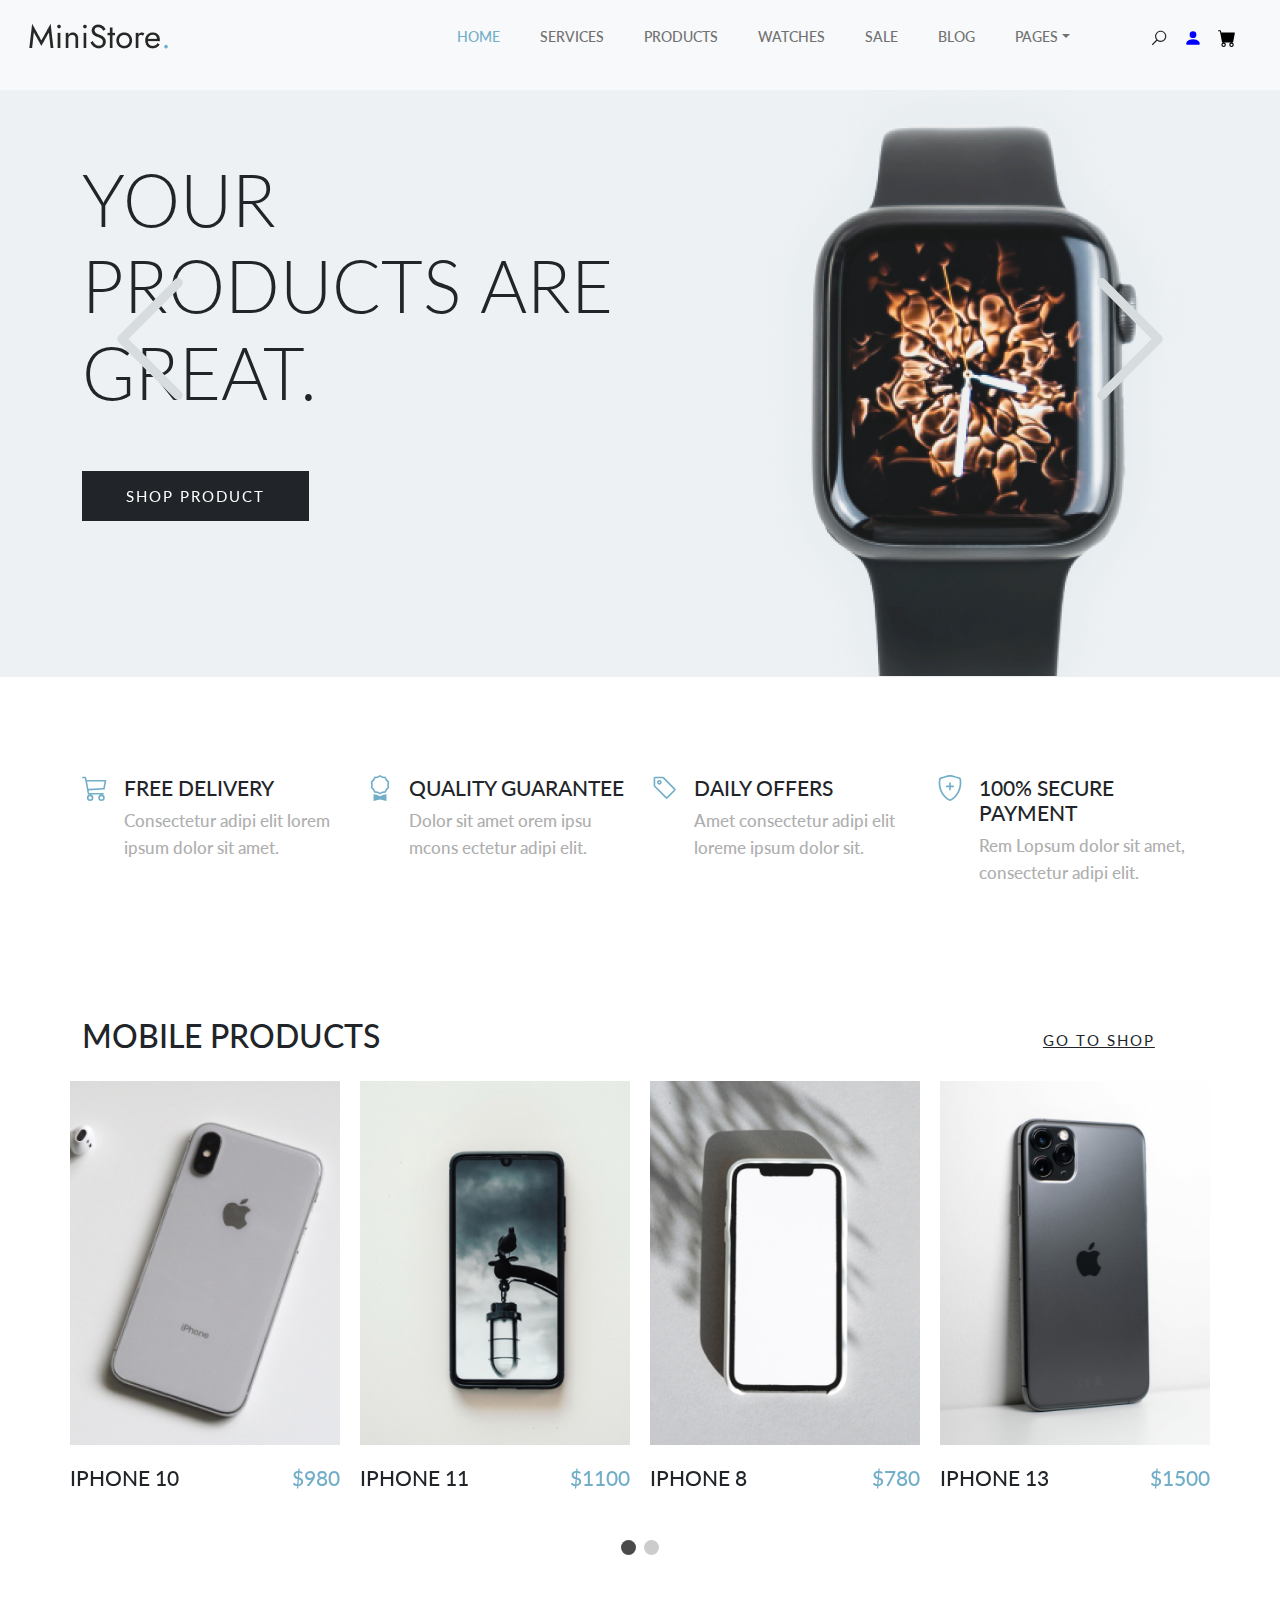
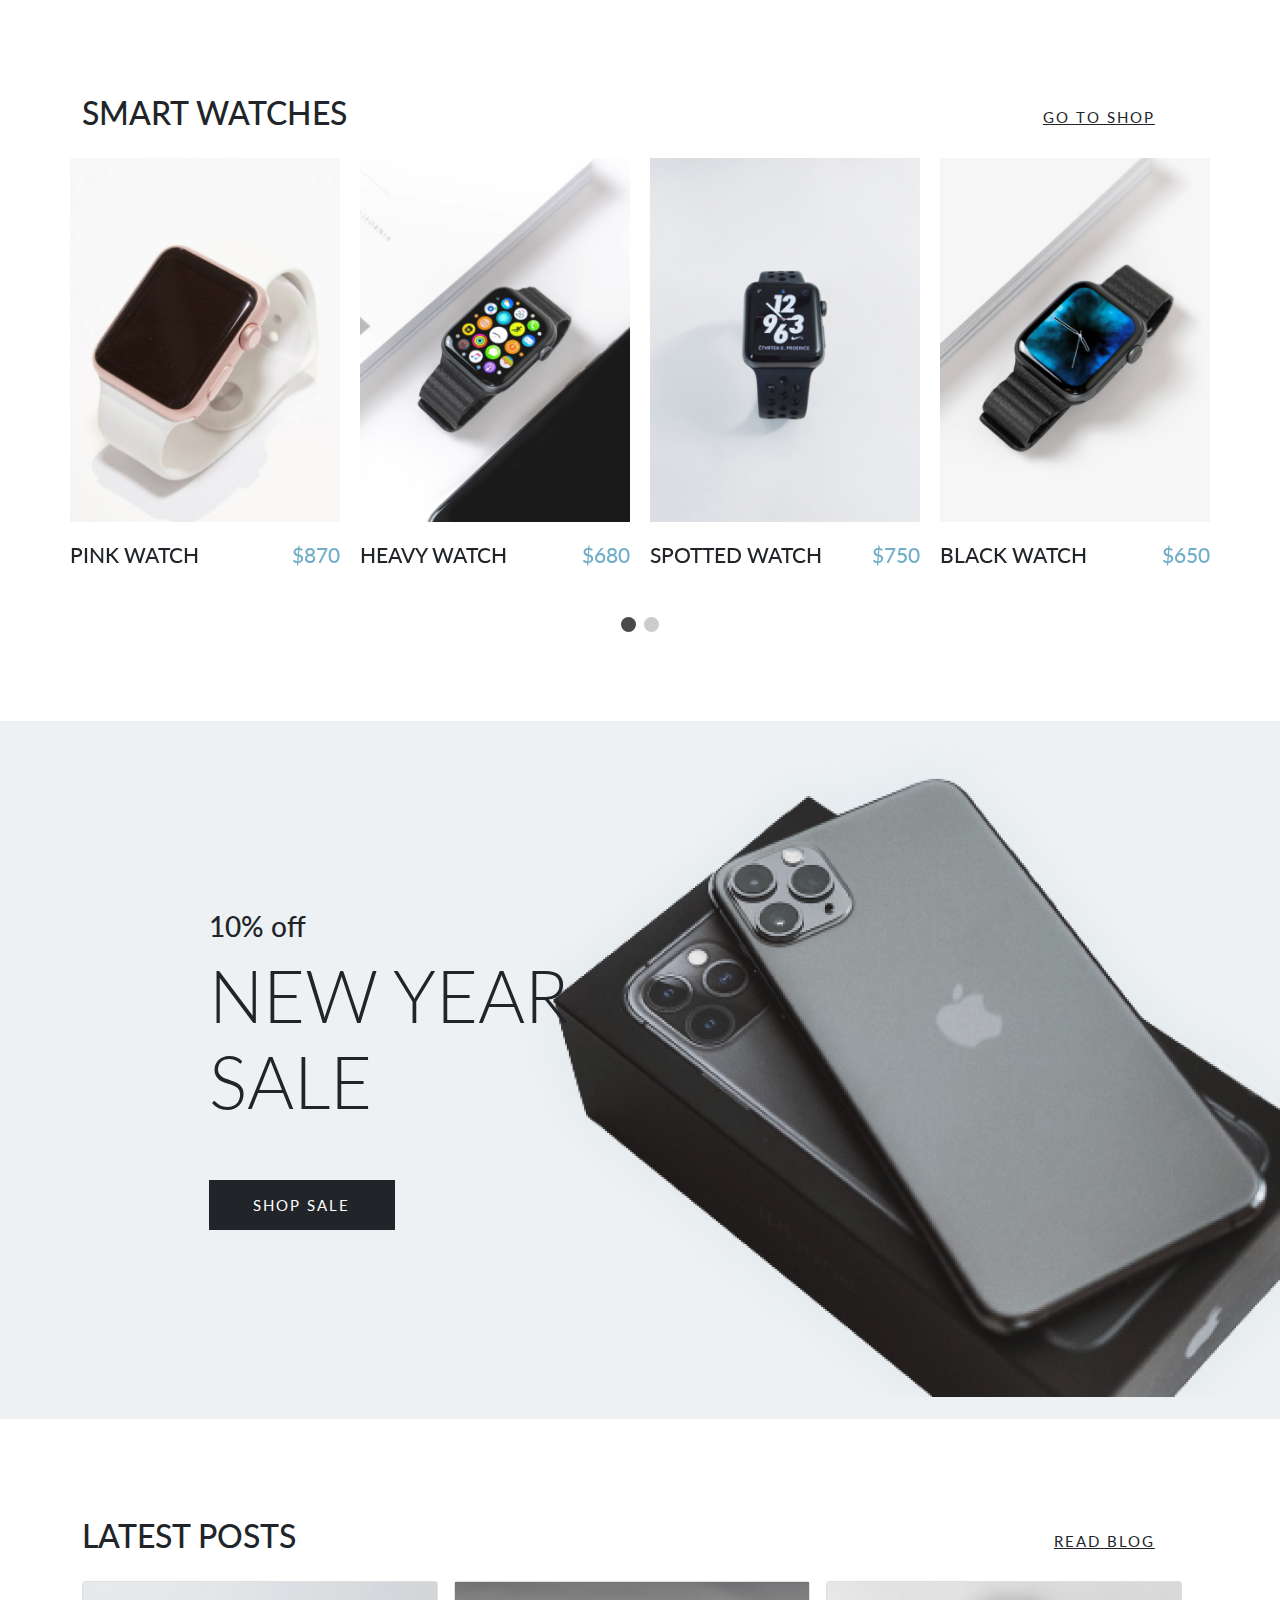
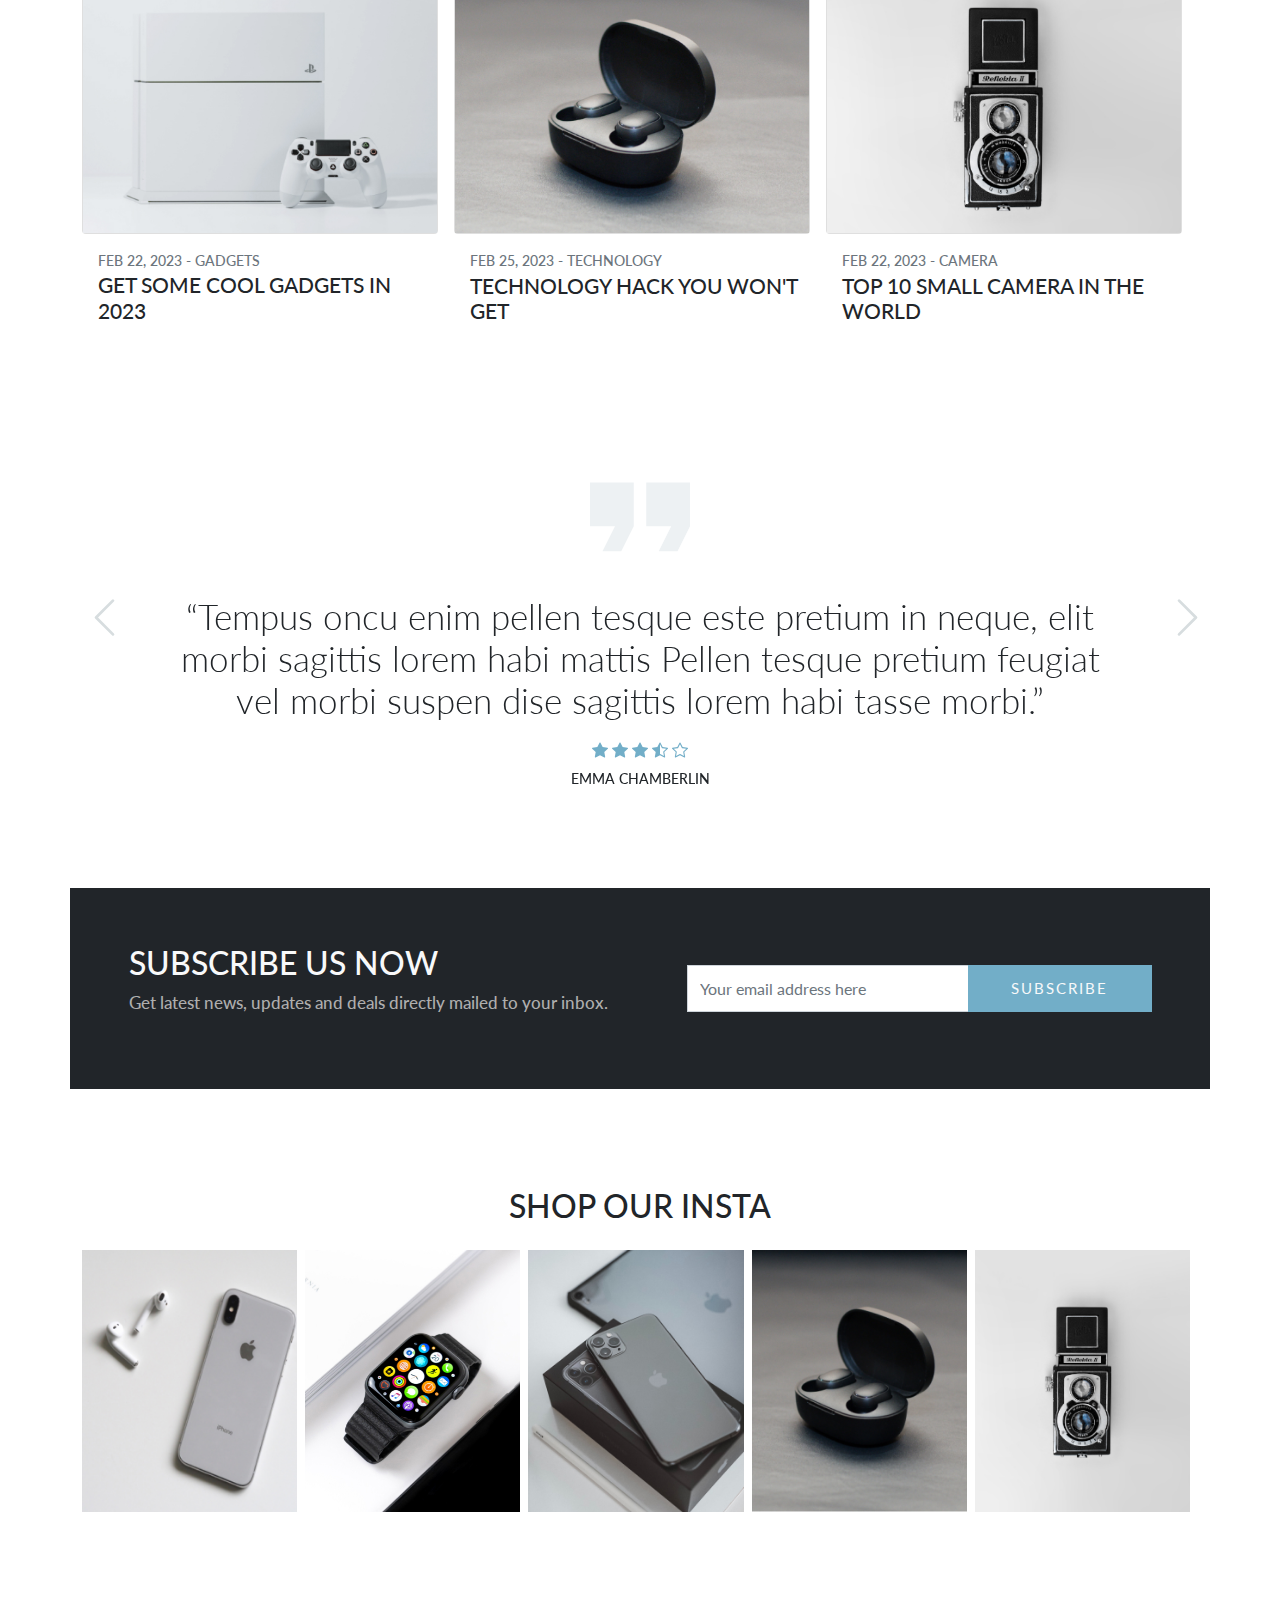
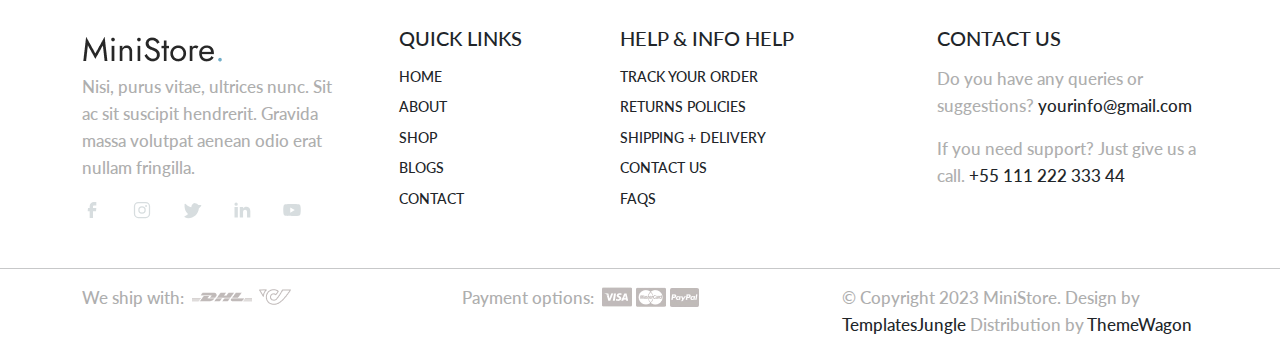
<file: admin.html>
<!DOCTYPE html>
<html>
  <head>
    <title>Ministore</title>
    <meta charset="utf-8">
    <meta http-equiv="X-UA-Compatible" content="IE=edge">
    <meta name="viewport" content="width=device-width, initial-scale=1.0">
    <meta name="format-detection" content="telephone=no">
    <meta name="apple-mobile-web-app-capable" content="yes">
    <meta name="author" content="">
    <meta name="keywords" content="">
    <meta name="description" content="">
    <link rel="stylesheet" type="text/css" href="css/bootstrap.min.css">
    <link rel="stylesheet" type="text/css" href="styleTamplate.css">
    <link rel="stylesheet" href="https://cdn.jsdelivr.net/npm/swiper@9/swiper-bundle.min.css" />
    <link rel="preconnect" href="https://fonts.googleapis.com">
    <link rel="preconnect" href="https://fonts.gstatic.com" crossorigin>
    <link href="https://fonts.googleapis.com/css2?family=Jost:wght@300;400;500&family=Lato:wght@300;400;700&display=swap" rel="stylesheet">
    <!-- script
    ================================================== -->
    <script src="js/modernizr.js"></script>
  </head>
  <body data-bs-spy="scroll" data-bs-target="#navbar" data-bs-root-margin="0px 0px -40%" data-bs-smooth-scroll="true" tabindex="0">
    <svg xmlns="http://www.w3.org/2000/svg" style="display: none;">
      <symbol id="search" xmlns="http://www.w3.org/2000/svg" viewBox="0 0 32 32">
        <title>Search</title>
        <path fill="currentColor" d="M19 3C13.488 3 9 7.488 9 13c0 2.395.84 4.59 2.25 6.313L3.281 27.28l1.439 1.44l7.968-7.969A9.922 9.922 0 0 0 19 23c5.512 0 10-4.488 10-10S24.512 3 19 3zm0 2c4.43 0 8 3.57 8 8s-3.57 8-8 8s-8-3.57-8-8s3.57-8 8-8z" />
      </symbol>
      <symbol xmlns="http://www.w3.org/2000/svg" id="user" viewBox="0 0 16 16">
        <path fill="#0000FF" d="M3 14s-1 0-1-1 1-4 6-4 6 3 6 4-1 1-1 1H3Zm5-6a3 3 0 1 0 0-6 3 3 0 0 0 0 6Z" />
      </symbol>      
      <symbol xmlns="http://www.w3.org/2000/svg" id="cart" viewBox="0 0 16 16">
        <path d="M0 1.5A.5.5 0 0 1 .5 1H2a.5.5 0 0 1 .485.379L2.89 3H14.5a.5.5 0 0 1 .491.592l-1.5 8A.5.5 0 0 1 13 12H4a.5.5 0 0 1-.491-.408L2.01 3.607 1.61 2H.5a.5.5 0 0 1-.5-.5zM5 12a2 2 0 1 0 0 4 2 2 0 0 0 0-4zm7 0a2 2 0 1 0 0 4 2 2 0 0 0 0-4zm-7 1a1 1 0 1 1 0 2 1 1 0 0 1 0-2zm7 0a1 1 0 1 1 0 2 1 1 0 0 1 0-2z" />
      </symbol>
      <svg xmlns="http://www.w3.org/2000/svg" id="chevron-left" viewBox="0 0 16 16">
        <path fill-rule="evenodd" d="M11.354 1.646a.5.5 0 0 1 0 .708L5.707 8l5.647 5.646a.5.5 0 0 1-.708.708l-6-6a.5.5 0 0 1 0-.708l6-6a.5.5 0 0 1 .708 0z" />
      </svg>
      <symbol xmlns="http://www.w3.org/2000/svg" id="chevron-right" viewBox="0 0 16 16">
        <path fill-rule="evenodd" d="M4.646 1.646a.5.5 0 0 1 .708 0l6 6a.5.5 0 0 1 0 .708l-6 6a.5.5 0 0 1-.708-.708L10.293 8 4.646 2.354a.5.5 0 0 1 0-.708z" />
      </symbol>
      <symbol xmlns="http://www.w3.org/2000/svg" id="cart-outline" viewBox="0 0 16 16">
        <path d="M0 1.5A.5.5 0 0 1 .5 1H2a.5.5 0 0 1 .485.379L2.89 3H14.5a.5.5 0 0 1 .49.598l-1 5a.5.5 0 0 1-.465.401l-9.397.472L4.415 11H13a.5.5 0 0 1 0 1H4a.5.5 0 0 1-.491-.408L2.01 3.607 1.61 2H.5a.5.5 0 0 1-.5-.5zM3.102 4l.84 4.479 9.144-.459L13.89 4H3.102zM5 12a2 2 0 1 0 0 4 2 2 0 0 0 0-4zm7 0a2 2 0 1 0 0 4 2 2 0 0 0 0-4zm-7 1a1 1 0 1 1 0 2 1 1 0 0 1 0-2zm7 0a1 1 0 1 1 0 2 1 1 0 0 1 0-2z" />
      </symbol>
      <symbol xmlns="http://www.w3.org/2000/svg" id="quality" viewBox="0 0 16 16">
        <path d="M9.669.864 8 0 6.331.864l-1.858.282-.842 1.68-1.337 1.32L2.6 6l-.306 1.854 1.337 1.32.842 1.68 1.858.282L8 12l1.669-.864 1.858-.282.842-1.68 1.337-1.32L13.4 6l.306-1.854-1.337-1.32-.842-1.68L9.669.864zm1.196 1.193.684 1.365 1.086 1.072L12.387 6l.248 1.506-1.086 1.072-.684 1.365-1.51.229L8 10.874l-1.355-.702-1.51-.229-.684-1.365-1.086-1.072L3.614 6l-.25-1.506 1.087-1.072.684-1.365 1.51-.229L8 1.126l1.356.702 1.509.229z" />
        <path d="M4 11.794V16l4-1 4 1v-4.206l-2.018.306L8 13.126 6.018 12.1 4 11.794z" />
      </symbol>
      <symbol xmlns="http://www.w3.org/2000/svg" id="price-tag" viewBox="0 0 16 16">
        <path d="M6 4.5a1.5 1.5 0 1 1-3 0 1.5 1.5 0 0 1 3 0zm-1 0a.5.5 0 1 0-1 0 .5.5 0 0 0 1 0z" />
        <path d="M2 1h4.586a1 1 0 0 1 .707.293l7 7a1 1 0 0 1 0 1.414l-4.586 4.586a1 1 0 0 1-1.414 0l-7-7A1 1 0 0 1 1 6.586V2a1 1 0 0 1 1-1zm0 5.586 7 7L13.586 9l-7-7H2v4.586z" />
      </symbol>
      <symbol xmlns="http://www.w3.org/2000/svg" id="shield-plus" viewBox="0 0 16 16">
        <path d="M5.338 1.59a61.44 61.44 0 0 0-2.837.856.481.481 0 0 0-.328.39c-.554 4.157.726 7.19 2.253 9.188a10.725 10.725 0 0 0 2.287 2.233c.346.244.652.42.893.533.12.057.218.095.293.118a.55.55 0 0 0 .101.025.615.615 0 0 0 .1-.025c.076-.023.174-.061.294-.118.24-.113.547-.29.893-.533a10.726 10.726 0 0 0 2.287-2.233c1.527-1.997 2.807-5.031 2.253-9.188a.48.48 0 0 0-.328-.39c-.651-.213-1.75-.56-2.837-.855C9.552 1.29 8.531 1.067 8 1.067c-.53 0-1.552.223-2.662.524zM5.072.56C6.157.265 7.31 0 8 0s1.843.265 2.928.56c1.11.3 2.229.655 2.887.87a1.54 1.54 0 0 1 1.044 1.262c.596 4.477-.787 7.795-2.465 9.99a11.775 11.775 0 0 1-2.517 2.453 7.159 7.159 0 0 1-1.048.625c-.28.132-.581.24-.829.24s-.548-.108-.829-.24a7.158 7.158 0 0 1-1.048-.625 11.777 11.777 0 0 1-2.517-2.453C1.928 10.487.545 7.169 1.141 2.692A1.54 1.54 0 0 1 2.185 1.43 62.456 62.456 0 0 1 5.072.56z" />
        <path d="M8 4.5a.5.5 0 0 1 .5.5v1.5H10a.5.5 0 0 1 0 1H8.5V9a.5.5 0 0 1-1 0V7.5H6a.5.5 0 0 1 0-1h1.5V5a.5.5 0 0 1 .5-.5z" />
      </symbol>
      <symbol xmlns="http://www.w3.org/2000/svg" id="star-fill" viewBox="0 0 16 16">
        <path d="M3.612 15.443c-.386.198-.824-.149-.746-.592l.83-4.73L.173 6.765c-.329-.314-.158-.888.283-.95l4.898-.696L7.538.792c.197-.39.73-.39.927 0l2.184 4.327 4.898.696c.441.062.612.636.282.95l-3.522 3.356.83 4.73c.078.443-.36.79-.746.592L8 13.187l-4.389 2.256z" />
      </symbol>
      <symbol xmlns="http://www.w3.org/2000/svg" id="star-empty" viewBox="0 0 16 16">
        <path d="M2.866 14.85c-.078.444.36.791.746.593l4.39-2.256 4.389 2.256c.386.198.824-.149.746-.592l-.83-4.73 3.522-3.356c.33-.314.16-.888-.282-.95l-4.898-.696L8.465.792a.513.513 0 0 0-.927 0L5.354 5.12l-4.898.696c-.441.062-.612.636-.283.95l3.523 3.356-.83 4.73zm4.905-2.767-3.686 1.894.694-3.957a.565.565 0 0 0-.163-.505L1.71 6.745l4.052-.576a.525.525 0 0 0 .393-.288L8 2.223l1.847 3.658a.525.525 0 0 0 .393.288l4.052.575-2.906 2.77a.565.565 0 0 0-.163.506l.694 3.957-3.686-1.894a.503.503 0 0 0-.461 0z" />
      </symbol>
      <symbol xmlns="http://www.w3.org/2000/svg" id="star-half" viewBox="0 0 16 16">
        <path d="M5.354 5.119 7.538.792A.516.516 0 0 1 8 .5c.183 0 .366.097.465.292l2.184 4.327 4.898.696A.537.537 0 0 1 16 6.32a.548.548 0 0 1-.17.445l-3.523 3.356.83 4.73c.078.443-.36.79-.746.592L8 13.187l-4.389 2.256a.52.52 0 0 1-.146.05c-.342.06-.668-.254-.6-.642l.83-4.73L.173 6.765a.55.55 0 0 1-.172-.403.58.58 0 0 1 .085-.302.513.513 0 0 1 .37-.245l4.898-.696zM8 12.027a.5.5 0 0 1 .232.056l3.686 1.894-.694-3.957a.565.565 0 0 1 .162-.505l2.907-2.77-4.052-.576a.525.525 0 0 1-.393-.288L8.001 2.223 8 2.226v9.8z" />
      </symbol>
      <symbol xmlns="http://www.w3.org/2000/svg" id="quote" viewBox="0 0 24 24">
        <path fill="currentColor" d="m15 17l2-4h-4V6h7v7l-2 4h-3Zm-9 0l2-4H4V6h7v7l-2 4H6Z" />
      </symbol>
      <symbol xmlns="http://www.w3.org/2000/svg" id="facebook" viewBox="0 0 24 24">
        <path fill="currentColor" d="M9.198 21.5h4v-8.01h3.604l.396-3.98h-4V7.5a1 1 0 0 1 1-1h3v-4h-3a5 5 0 0 0-5 5v2.01h-2l-.396 3.98h2.396v8.01Z" />
      </symbol>
      <symbol xmlns="http://www.w3.org/2000/svg" id="youtube" viewBox="0 0 32 32">
        <path fill="currentColor" d="M29.41 9.26a3.5 3.5 0 0 0-2.47-2.47C24.76 6.2 16 6.2 16 6.2s-8.76 0-10.94.59a3.5 3.5 0 0 0-2.47 2.47A36.13 36.13 0 0 0 2 16a36.13 36.13 0 0 0 .59 6.74a3.5 3.5 0 0 0 2.47 2.47c2.18.59 10.94.59 10.94.59s8.76 0 10.94-.59a3.5 3.5 0 0 0 2.47-2.47A36.13 36.13 0 0 0 30 16a36.13 36.13 0 0 0-.59-6.74ZM13.2 20.2v-8.4l7.27 4.2Z" />
      </symbol>
      <symbol xmlns="http://www.w3.org/2000/svg" id="twitter" viewBox="0 0 256 256">
        <path fill="currentColor" d="m245.66 77.66l-29.9 29.9C209.72 177.58 150.67 232 80 232c-14.52 0-26.49-2.3-35.58-6.84c-7.33-3.67-10.33-7.6-11.08-8.72a8 8 0 0 1 3.85-11.93c.26-.1 24.24-9.31 39.47-26.84a110.93 110.93 0 0 1-21.88-24.2c-12.4-18.41-26.28-50.39-22-98.18a8 8 0 0 1 13.65-4.92c.35.35 33.28 33.1 73.54 43.72V88a47.87 47.87 0 0 1 14.36-34.3A46.87 46.87 0 0 1 168.1 40a48.66 48.66 0 0 1 41.47 24H240a8 8 0 0 1 5.66 13.66Z" />
      </symbol>
      <symbol xmlns="http://www.w3.org/2000/svg" id="instagram" viewBox="0 0 256 256">
        <path fill="currentColor" d="M128 80a48 48 0 1 0 48 48a48.05 48.05 0 0 0-48-48Zm0 80a32 32 0 1 1 32-32a32 32 0 0 1-32 32Zm48-136H80a56.06 56.06 0 0 0-56 56v96a56.06 56.06 0 0 0 56 56h96a56.06 56.06 0 0 0 56-56V80a56.06 56.06 0 0 0-56-56Zm40 152a40 40 0 0 1-40 40H80a40 40 0 0 1-40-40V80a40 40 0 0 1 40-40h96a40 40 0 0 1 40 40ZM192 76a12 12 0 1 1-12-12a12 12 0 0 1 12 12Z" />
      </symbol>
      <symbol xmlns="http://www.w3.org/2000/svg" id="linkedin" viewBox="0 0 24 24">
        <path fill="currentColor" d="M6.94 5a2 2 0 1 1-4-.002a2 2 0 0 1 4 .002zM7 8.48H3V21h4V8.48zm6.32 0H9.34V21h3.94v-6.57c0-3.66 4.77-4 4.77 0V21H22v-7.93c0-6.17-7.06-5.94-8.72-2.91l.04-1.68z" />
      </symbol>
      <symbol xmlns="http://www.w3.org/2000/svg" id="nav-icon" viewBox="0 0 16 16">
        <path d="M14 10.5a.5.5 0 0 0-.5-.5h-3a.5.5 0 0 0 0 1h3a.5.5 0 0 0 .5-.5zm0-3a.5.5 0 0 0-.5-.5h-7a.5.5 0 0 0 0 1h7a.5.5 0 0 0 .5-.5zm0-3a.5.5 0 0 0-.5-.5h-11a.5.5 0 0 0 0 1h11a.5.5 0 0 0 .5-.5z" />
      </symbol>
      <symbol xmlns="http://www.w3.org/2000/svg" id="close" viewBox="0 0 16 16">
        <path d="M2.146 2.854a.5.5 0 1 1 .708-.708L8 7.293l5.146-5.147a.5.5 0 0 1 .708.708L8.707 8l5.147 5.146a.5.5 0 0 1-.708.708L8 8.707l-5.146 5.147a.5.5 0 0 1-.708-.708L7.293 8 2.146 2.854Z" />
      </symbol>
      <symbol xmlns="http://www.w3.org/2000/svg" id="navbar-icon" viewBox="0 0 16 16">
        <path d="M14 10.5a.5.5 0 0 0-.5-.5h-3a.5.5 0 0 0 0 1h3a.5.5 0 0 0 .5-.5zm0-3a.5.5 0 0 0-.5-.5h-7a.5.5 0 0 0 0 1h7a.5.5 0 0 0 .5-.5zm0-3a.5.5 0 0 0-.5-.5h-11a.5.5 0 0 0 0 1h11a.5.5 0 0 0 .5-.5z" />
      </symbol>
    </svg>  

    <div class="search-popup">
        <div class="search-popup-container">

          <form role="search" method="get" class="search-form" action="">
            <input type="search" id="search-form" class="search-field" placeholder="Type and press enter" value="" name="s" />
            <button type="submit" class="search-submit"><svg class="search"><use xlink:href="#search"></use></svg></button>
          </form>

          <h5 class="cat-list-title">Browse Categories</h5>
          
          <ul class="cat-list">
            <li class="cat-list-item">
              <a href="#" title="Mobile Phones">Mobile Phones</a>
            </li>
            <li class="cat-list-item">
              <a href="#" title="Smart Watches">Smart Watches</a>
            </li>
            <li class="cat-list-item">
              <a href="#" title="Headphones">Headphones</a>
            </li>
            <li class="cat-list-item">
              <a href="#" title="Accessories">Accessories</a>
            </li>
            <li class="cat-list-item">
              <a href="#" title="Monitors">Monitors</a>
            </li>
            <li class="cat-list-item">
              <a href="#" title="Speakers">Speakers</a>
            </li>
            <li class="cat-list-item">
              <a href="#" title="Memory Cards">Memory Cards</a>
            </li>
          </ul>

        </div>
    </div>
    
    <header id="header" class="site-header header-scrolled position-fixed text-black bg-light">
      <nav id="header-nav" class="navbar navbar-expand-lg px-3 mb-3">
        <div class="container-fluid">
          <a class="navbar-brand" href="index.html">
            <img src="images/main-logo.png" class="logo">
          </a>
          <button class="navbar-toggler d-flex d-lg-none order-3 p-2" type="button" data-bs-toggle="offcanvas" data-bs-target="#bdNavbar" aria-controls="bdNavbar" aria-expanded="false" aria-label="Toggle navigation">
            <svg class="navbar-icon">
              <use xlink:href="#navbar-icon"></use>
            </svg>
          </button>
          <div class="offcanvas offcanvas-end" tabindex="-1" id="bdNavbar" aria-labelledby="bdNavbarOffcanvasLabel">
            <div class="offcanvas-header px-4 pb-0">
              <a class="navbar-brand" href="index.html">
                <img src="images/main-logo.png" class="logo">
              </a>
              <button type="button" class="btn-close btn-close-black" data-bs-dismiss="offcanvas" aria-label="Close" data-bs-target="#bdNavbar"></button>
            </div>
            <div class="offcanvas-body">
              <ul id="navbar" class="navbar-nav text-uppercase justify-content-end align-items-center flex-grow-1 pe-3">
                <li class="nav-item">
                  <a class="nav-link me-4 active" href="#billboard">Home</a>
                </li>
                <li class="nav-item">
                  <a class="nav-link me-4" href="#company-services">Services</a>
                </li>
                <li class="nav-item">
                  <a class="nav-link me-4" href="#mobile-products">Products</a>
                </li>
                <li class="nav-item">
                  <a class="nav-link me-4" href="#smart-watches">Watches</a>
                </li>
                <li class="nav-item">
                  <a class="nav-link me-4" href="#yearly-sale">Sale</a>
                </li>
                <li class="nav-item">
                  <a class="nav-link me-4" href="#latest-blog">Blog</a>
                </li>
                <li class="nav-item dropdown">
                  <a class="nav-link me-4 dropdown-toggle link-dark" data-bs-toggle="dropdown" href="#" role="button" aria-expanded="false">Pages</a>
                  <ul class="dropdown-menu">
                    <li>
                      <a href="about.html" class="dropdown-item">About</a>
                    </li>
                    <li>
                      <a href="blog.html" class="dropdown-item">Blog</a>
                    </li>
                    <li>
                      <a href="shop.html" class="dropdown-item">Shop</a>
                    </li>
                    <li>
                      <a href="cart.html" class="dropdown-item">Cart</a>
                    </li>
                    <li>
                      <a href="checkout.html" class="dropdown-item">Checkout</a>
                    </li>
                    <li>
                      <a href="single-post.html" class="dropdown-item">Single Post</a>
                    </li>
                    <li>
                      <a href="single-product.html" class="dropdown-item">Single Product</a>
                    </li>
                    <li>
                      <a href="contact.html" class="dropdown-item">Contact</a>
                    </li>
                  </ul>
                </li>
                <li class="nav-item">
                  <div class="user-items ps-5">
                    <ul class="d-flex justify-content-end list-unstyled">
                      <li class="search-item pe-3">
                        <a href="#" class="search-button">
                          <svg class="search">
                            <use xlink:href="#search"></use>
                          </svg>
                        </a>
                      </li>
                      <li class="pe-3">
                        <a href="http://localhost/project/logout.php">
                          <svg class="user">
                            <use xlink:href="#user"></use>
                          </svg>
                        </a>
                      </li>
                      <li>
                        <a href="http://localhost/project/product.php">
                          <svg class="cart">
                            <use xlink:href="#cart"></use>
                          </svg>
                        </a>
                      </li>
                    </ul>
                  </div>
                </li>
              </ul>
            </div>
          </div>
        </div>
      </nav>
    </header>
    <section id="billboard" class="position-relative overflow-hidden bg-light-blue">
      <div class="swiper main-swiper">
        <div class="swiper-wrapper">
          <div class="swiper-slide">
            <div class="container">
              <div class="row d-flex align-items-center">
                <div class="col-md-6">
                  <div class="banner-content">
                    <h1 class="display-2 text-uppercase text-dark pb-5">Your Products Are Great.</h1>
                    <a href="shop.html" class="btn btn-medium btn-dark text-uppercase btn-rounded-none">Shop Product</a>
                  </div>
                </div>
                <div class="col-md-5">
                  <div class="image-holder">
                    <img src="images/banner-image.png" alt="banner">
                  </div>
                </div>
              </div>
            </div>
          </div>
          <div class="swiper-slide">
            <div class="container">
              <div class="row d-flex flex-wrap align-items-center">
                <div class="col-md-6">
                  <div class="banner-content">
                    <h1 class="display-2 text-uppercase text-dark pb-5">Technology Hack You Won't Get</h1>
                    <a href="shop.html" class="btn btn-medium btn-dark text-uppercase btn-rounded-none">Shop Product</a>
                  </div>
                </div>
                <div class="col-md-5">
                  <div class="image-holder">
                    <img src="images/banner-image.png" alt="banner">
                  </div>
                </div>
              </div>
            </div>
          </div>
        </div>
      </div>
      <div class="swiper-icon swiper-arrow swiper-arrow-prev">
        <svg class="chevron-left">
          <use xlink:href="#chevron-left" />
        </svg>
      </div>
      <div class="swiper-icon swiper-arrow swiper-arrow-next">
        <svg class="chevron-right">
          <use xlink:href="#chevron-right" />
        </svg>
      </div>
    </section>
    <section id="company-services" class="padding-large">
      <div class="container">
        <div class="row">
          <div class="col-lg-3 col-md-6 pb-3">
            <div class="icon-box d-flex">
              <div class="icon-box-icon pe-3 pb-3">
                <svg class="cart-outline">
                  <use xlink:href="#cart-outline" />
                </svg>
              </div>
              <div class="icon-box-content">
                <h3 class="card-title text-uppercase text-dark">Free delivery</h3>
                <p>Consectetur adipi elit lorem ipsum dolor sit amet.</p>
              </div>
            </div>
          </div>
          <div class="col-lg-3 col-md-6 pb-3">
            <div class="icon-box d-flex">
              <div class="icon-box-icon pe-3 pb-3">
                <svg class="quality">
                  <use xlink:href="#quality" />
                </svg>
              </div>
              <div class="icon-box-content">
                <h3 class="card-title text-uppercase text-dark">Quality guarantee</h3>
                <p>Dolor sit amet orem ipsu mcons ectetur adipi elit.</p>
              </div>
            </div>
          </div>
          <div class="col-lg-3 col-md-6 pb-3">
            <div class="icon-box d-flex">
              <div class="icon-box-icon pe-3 pb-3">
                <svg class="price-tag">
                  <use xlink:href="#price-tag" />
                </svg>
              </div>
              <div class="icon-box-content">
                <h3 class="card-title text-uppercase text-dark">Daily offers</h3>
                <p>Amet consectetur adipi elit loreme ipsum dolor sit.</p>
              </div>
            </div>
          </div>
          <div class="col-lg-3 col-md-6 pb-3">
            <div class="icon-box d-flex">
              <div class="icon-box-icon pe-3 pb-3">
                <svg class="shield-plus">
                  <use xlink:href="#shield-plus" />
                </svg>
              </div>
              <div class="icon-box-content">
                <h3 class="card-title text-uppercase text-dark">100% secure payment</h3>
                <p>Rem Lopsum dolor sit amet, consectetur adipi elit.</p>
              </div>
            </div>
          </div>
        </div>
      </div>
    </section>
    <section id="mobile-products" class="product-store position-relative padding-large no-padding-top">
      <div class="container">
        <div class="row">
          <div class="display-header d-flex justify-content-between pb-3">
            <h2 class="display-7 text-dark text-uppercase">Mobile Products</h2>
            <div class="btn-right">
              <a href="shop.html" class="btn btn-medium btn-normal text-uppercase">Go to Shop</a>
            </div>
          </div>
          <div class="swiper product-swiper">
            <div class="swiper-wrapper">
              <div class="swiper-slide">
                <div class="product-card position-relative">
                  <div class="image-holder">
                    <img src="images/product-item1.jpg" alt="product-item" class="img-fluid">
                  </div>
                  <div class="cart-concern position-absolute">
                    <div class="cart-button d-flex">
                      <a href="#" class="btn btn-medium btn-black">Add to Cart<svg class="cart-outline"><use xlink:href="#cart-outline"></use></svg></a>
                    </div>
                  </div>
                  <div class="card-detail d-flex justify-content-between align-items-baseline pt-3">
                    <h3 class="card-title text-uppercase">
                      <a href="#">Iphone 10</a>
                    </h3>
                    <span class="item-price text-primary">$980</span>
                  </div>
                </div>
              </div>
              <div class="swiper-slide">
                <div class="product-card position-relative">
                  <div class="image-holder">
                    <img src="images/product-item2.jpg" alt="product-item" class="img-fluid">
                  </div>
                  <div class="cart-concern position-absolute">
                    <div class="cart-button d-flex">
                      <a href="#" class="btn btn-medium btn-black">Add to Cart<svg class="cart-outline"><use xlink:href="#cart-outline"></use></svg></a>
                    </div>
                  </div>
                  <div class="card-detail d-flex justify-content-between align-items-baseline pt-3">
                    <h3 class="card-title text-uppercase">
                      <a href="#">Iphone 11</a>
                    </h3>
                    <span class="item-price text-primary">$1100</span>
                  </div>
                </div>
              </div>
              <div class="swiper-slide">
                <div class="product-card position-relative">
                  <div class="image-holder">
                    <img src="images/product-item3.jpg" alt="product-item" class="img-fluid">
                  </div>
                  <div class="cart-concern position-absolute">
                    <div class="cart-button d-flex">
                      <a href="#" class="btn btn-medium btn-black">Add to Cart<svg class="cart-outline"><use xlink:href="#cart-outline"></use></svg></a>
                    </div>
                  </div>
                  <div class="card-detail d-flex justify-content-between align-items-baseline pt-3">
                    <h3 class="card-title text-uppercase">
                      <a href="#">Iphone 8</a>
                    </h3>
                    <span class="item-price text-primary">$780</span>
                  </div>
                </div>
              </div>
              <div class="swiper-slide">
                <div class="product-card position-relative">
                  <div class="image-holder">
                    <img src="images/product-item4.jpg" alt="product-item" class="img-fluid">
                  </div>
                  <div class="cart-concern position-absolute">
                    <div class="cart-button d-flex">
                      <a href="#" class="btn btn-medium btn-black">Add to Cart<svg class="cart-outline"><use xlink:href="#cart-outline"></use></svg></a>
                    </div>
                  </div>
                  <div class="card-detail d-flex justify-content-between align-items-baseline pt-3">
                    <h3 class="card-title text-uppercase">
                      <a href="#">Iphone 13</a>
                    </h3>
                    <span class="item-price text-primary">$1500</span>
                  </div>
                </div>
              </div>
              <div class="swiper-slide">
                <div class="product-card position-relative">
                  <div class="image-holder">
                    <img src="images/product-item5.jpg" alt="product-item" class="img-fluid">
                  </div>
                  <div class="cart-concern position-absolute">
                    <div class="cart-button d-flex">
                      <a href="#" class="btn btn-medium btn-black">Add to Cart<svg class="cart-outline"><use xlink:href="#cart-outline"></use></svg></a>
                    </div>
                  </div>
                  <div class="card-detail d-flex justify-content-between align-items-baseline pt-3">
                    <h3 class="card-title text-uppercase">
                      <a href="#">Iphone 12</a>
                    </h3>
                    <span class="item-price text-primary">$1300</span>
                  </div>
                </div>
              </div>
            </div>
          </div>
        </div>
      </div>
      <div class="swiper-pagination position-absolute text-center"></div>
    </section>
    <section id="smart-watches" class="product-store padding-large position-relative">
      <div class="container">
        <div class="row">
          <div class="display-header d-flex justify-content-between pb-3">
            <h2 class="display-7 text-dark text-uppercase">Smart Watches</h2>
            <div class="btn-right">
              <a href="shop.html" class="btn btn-medium btn-normal text-uppercase">Go to Shop</a>
            </div>
          </div>
          <div class="swiper product-watch-swiper">
            <div class="swiper-wrapper">
              <div class="swiper-slide">
                <div class="product-card position-relative">
                  <div class="image-holder">
                    <img src="images/product-item6.jpg" alt="product-item" class="img-fluid">
                  </div>
                  <div class="cart-concern position-absolute">
                    <div class="cart-button d-flex">
                      <a href="#" class="btn btn-medium btn-black">Add to Cart<svg class="cart-outline"><use xlink:href="#cart-outline"></use></svg></a>
                    </div>
                  </div>
                  <div class="card-detail d-flex justify-content-between align-items-baseline pt-3">
                    <h3 class="card-title text-uppercase">
                      <a href="#">Pink watch</a>
                    </h3>
                    <span class="item-price text-primary">$870</span>
                  </div>
                </div>
              </div>
              <div class="swiper-slide">
                <div class="product-card position-relative">
                  <div class="image-holder">
                    <img src="images/product-item7.jpg" alt="product-item" class="img-fluid">
                  </div>
                  <div class="cart-concern position-absolute">
                    <div class="cart-button d-flex">
                      <a href="#" class="btn btn-medium btn-black">Add to Cart<svg class="cart-outline"><use xlink:href="#cart-outline"></use></svg></a>
                    </div>
                  </div>
                  <div class="card-detail d-flex justify-content-between align-items-baseline pt-3">
                    <h3 class="card-title text-uppercase">
                      <a href="#">Heavy watch</a>
                    </h3>
                    <span class="item-price text-primary">$680</span>
                  </div>
                </div>
              </div>
              <div class="swiper-slide">
                <div class="product-card position-relative">
                  <div class="image-holder">
                    <img src="images/product-item8.jpg" alt="product-item" class="img-fluid">
                  </div>
                  <div class="cart-concern position-absolute">
                    <div class="cart-button d-flex">
                      <a href="#" class="btn btn-medium btn-black">Add to Cart<svg class="cart-outline"><use xlink:href="#cart-outline"></use></svg></a>
                    </div>
                  </div>
                  <div class="card-detail d-flex justify-content-between align-items-baseline pt-3">
                    <h3 class="card-title text-uppercase">
                      <a href="#">spotted watch</a>
                    </h3>
                    <span class="item-price text-primary">$750</span>
                  </div>
                </div>
              </div>
              <div class="swiper-slide">
                <div class="product-card position-relative">
                  <div class="image-holder">
                    <img src="images/product-item9.jpg" alt="product-item" class="img-fluid">
                  </div>
                  <div class="cart-concern position-absolute">
                    <div class="cart-button d-flex">
                      <a href="#" class="btn btn-medium btn-black">Add to Cart<svg class="cart-outline"><use xlink:href="#cart-outline"></use></svg></a>
                    </div>
                  </div>
                  <div class="card-detail d-flex justify-content-between align-items-baseline pt-3">
                    <h3 class="card-title text-uppercase">
                      <a href="#">black watch</a>
                    </h3>
                    <span class="item-price text-primary">$650</span>
                  </div>
                </div>
              </div>
              <div class="swiper-slide">
                <div class="product-card position-relative">
                  <div class="image-holder">
                    <img src="images/product-item10.jpg" alt="product-item" class="img-fluid">
                  </div>
                  <div class="cart-concern position-absolute">
                    <div class="cart-button d-flex">
                      <a href="#" class="btn btn-medium btn-black">Add to Cart<svg class="cart-outline"><use xlink:href="#cart-outline"></use></svg></a>
                    </div>
                  </div>
                  <div class="card-detail d-flex justify-content-between pt-3">
                    <h3 class="card-title text-uppercase">
                      <a href="#">black watch</a>
                    </h3>
                    <span class="item-price text-primary">$750</span>
                  </div>
                </div>
              </div>
            </div>
          </div>
        </div>
      </div>
      <div class="swiper-pagination position-absolute text-center"></div>
    </section>
    <section id="yearly-sale" class="bg-light-blue overflow-hidden mt-5 padding-xlarge" style="background-image: url('images/single-image1.png');background-position: right; background-repeat: no-repeat;">
      <div class="row d-flex flex-wrap align-items-center">
        <div class="col-md-6 col-sm-12">
          <div class="text-content offset-4 padding-medium">
            <h3>10% off</h3>
            <h2 class="display-2 pb-5 text-uppercase text-dark">New year sale</h2>
            <a href="shop.html" class="btn btn-medium btn-dark text-uppercase btn-rounded-none">Shop Sale</a>
          </div>
        </div>
        <div class="col-md-6 col-sm-12">
          
        </div>
      </div>
    </section>
    <section id="latest-blog" class="padding-large">
      <div class="container">
        <div class="row">
          <div class="display-header d-flex justify-content-between pb-3">
            <h2 class="display-7 text-dark text-uppercase">Latest Posts</h2>
            <div class="btn-right">
              <a href="blog.html" class="btn btn-medium btn-normal text-uppercase">Read Blog</a>
            </div>
          </div>
          <div class="post-grid d-flex flex-wrap justify-content-between">
            <div class="col-lg-4 col-sm-12">
              <div class="card border-none me-3">
                <div class="card-image">
                  <img src="images/post-item1.jpg" alt="" class="img-fluid">
                </div>
              </div>
              <div class="card-body text-uppercase">
                <div class="card-meta text-muted">
                  <span class="meta-date">feb 22, 2023</span>
                  <span class="meta-category">- Gadgets</span>
                </div>
                <h3 class="card-title">
                  <a href="#">Get some cool gadgets in 2023</a>
                </h3>
              </div>
            </div>
            <div class="col-lg-4 col-sm-12">
              <div class="card border-none me-3">
                <div class="card-image">
                  <img src="images/post-item2.jpg" alt="" class="img-fluid">
                </div>
              </div>
              <div class="card-body text-uppercase">
                <div class="card-meta text-muted">
                  <span class="meta-date">feb 25, 2023</span>
                  <span class="meta-category">- Technology</span>
                </div>
                <h3 class="card-title">
                  <a href="#">Technology Hack You Won't Get</a>
                </h3>
              </div>
            </div>
            <div class="col-lg-4 col-sm-12">
              <div class="card border-none me-3">
                <div class="card-image">
                  <img src="images/post-item3.jpg" alt="" class="img-fluid">
                </div>
              </div>
              <div class="card-body text-uppercase">
                <div class="card-meta text-muted">
                  <span class="meta-date">feb 22, 2023</span>
                  <span class="meta-category">- Camera</span>
                </div>
                <h3 class="card-title">
                  <a href="#">Top 10 Small Camera In The World</a>
                </h3>
              </div>
            </div>
          </div>
        </div>
      </div>
    </section>
    <section id="testimonials" class="position-relative">
      <div class="container">
        <div class="row">
          <div class="review-content position-relative">
            <div class="swiper-icon swiper-arrow swiper-arrow-prev position-absolute d-flex align-items-center">
              <svg class="chevron-left">
                <use xlink:href="#chevron-left" />
              </svg>
            </div>
            <div class="swiper testimonial-swiper">
              <div class="quotation text-center">
                <svg class="quote">
                  <use xlink:href="#quote" />
                </svg>
              </div>
              <div class="swiper-wrapper">
                <div class="swiper-slide text-center d-flex justify-content-center">
                  <div class="review-item col-md-10">
                    <i class="icon icon-review"></i>
                    <blockquote>“Tempus oncu enim pellen tesque este pretium in neque, elit morbi sagittis lorem habi mattis Pellen tesque pretium feugiat vel morbi suspen dise sagittis lorem habi tasse morbi.”</blockquote>
                    <div class="rating">
                      <svg class="star star-fill">
                        <use xlink:href="#star-fill"></use>
                      </svg>
                      <svg class="star star-fill">
                        <use xlink:href="#star-fill"></use>
                      </svg>
                      <svg class="star star-fill">
                        <use xlink:href="#star-fill"></use>
                      </svg>
                      <svg class="star star-half">
                        <use xlink:href="#star-half"></use>
                      </svg>
                      <svg class="star star-empty">
                        <use xlink:href="#star-empty"></use>
                      </svg>
                    </div>
                    <div class="author-detail">
                      <div class="name text-dark text-uppercase pt-2">Emma Chamberlin</div>
                    </div>
                  </div>
                </div>
                <div class="swiper-slide text-center d-flex justify-content-center">
                  <div class="review-item col-md-10">
                    <i class="icon icon-review"></i>
                    <blockquote>“A blog is a digital publication that can complement a website or exist independently. A blog may include articles, short posts, listicles, infographics, videos, and other digital content.”</blockquote>
                    <div class="rating">
                      <svg class="star star-fill">
                        <use xlink:href="#star-fill"></use>
                      </svg>
                      <svg class="star star-fill">
                        <use xlink:href="#star-fill"></use>
                      </svg>
                      <svg class="star star-fill">
                        <use xlink:href="#star-fill"></use>
                      </svg>
                      <svg class="star star-half">
                        <use xlink:href="#star-half"></use>
                      </svg>
                      <svg class="star star-empty">
                        <use xlink:href="#star-empty"></use>
                      </svg>
                    </div>
                    <div class="author-detail">
                      <div class="name text-dark text-uppercase pt-2">Jennie Rose</div>
                    </div>
                  </div>
                </div>
              </div>
            </div>
            <div class="swiper-icon swiper-arrow swiper-arrow-next position-absolute d-flex align-items-center">
              <svg class="chevron-right">
                <use xlink:href="#chevron-right" />
              </svg>
            </div>
          </div>
        </div>
      </div>
      <div class="swiper-pagination"></div>
    </section>
    <section id="subscribe" class="container-grid padding-large position-relative overflow-hidden">
      <div class="container">
        <div class="row">
          <div class="subscribe-content bg-dark d-flex flex-wrap justify-content-center align-items-center padding-medium">
            <div class="col-md-6 col-sm-12">
              <div class="display-header pe-3">
                <h2 class="display-7 text-uppercase text-light">Subscribe Us Now</h2>
                <p>Get latest news, updates and deals directly mailed to your inbox.</p>
              </div>
            </div>
            <div class="col-md-5 col-sm-12">
              <form class="subscription-form validate">
                <div class="input-group flex-wrap">
                  <input class="form-control btn-rounded-none" type="email" name="EMAIL" placeholder="Your email address here" required="">
                  <button class="btn btn-medium btn-primary text-uppercase btn-rounded-none" type="submit" name="subscribe">Subscribe</button>
                </div>
              </form>
            </div>
          </div>
        </div>
      </div>
    </section>
    <section id="instagram" class="padding-large overflow-hidden no-padding-top">
      <div class="container">
        <div class="row">
          <div class="display-header text-uppercase text-dark text-center pb-3">
            <h2 class="display-7">Shop Our Insta</h2>
          </div>
          <div class="d-flex flex-wrap">
            <figure class="instagram-item pe-2">
              <a href="https://templatesjungle.com/" class="image-link position-relative">
                <img src="images/insta-item1.jpg" alt="instagram" class="insta-image">
                <div class="icon-overlay position-absolute d-flex justify-content-center">
                  <svg class="instagram">
                    <use xlink:href="#instagram"></use>
                  </svg>
                </div>
              </a>
            </figure>
            <figure class="instagram-item pe-2">
              <a href="https://templatesjungle.com/" class="image-link position-relative">
                <img src="images/insta-item2.jpg" alt="instagram" class="insta-image">
                <div class="icon-overlay position-absolute d-flex justify-content-center">
                  <svg class="instagram">
                    <use xlink:href="#instagram"></use>
                  </svg>
                </div>
              </a>
            </figure>
            <figure class="instagram-item pe-2">
              <a href="https://templatesjungle.com/" class="image-link position-relative">
                <img src="images/insta-item3.jpg" alt="instagram" class="insta-image">
                <div class="icon-overlay position-absolute d-flex justify-content-center">
                  <svg class="instagram">
                    <use xlink:href="#instagram"></use>
                  </svg>
                </div>
              </a>
            </figure>
            <figure class="instagram-item pe-2">
              <a href="https://templatesjungle.com/" class="image-link position-relative">
                <img src="images/insta-item4.jpg" alt="instagram" class="insta-image">
                <div class="icon-overlay position-absolute d-flex justify-content-center">
                  <svg class="instagram">
                    <use xlink:href="#instagram"></use>
                  </svg>
                </div>
              </a>
            </figure>
            <figure class="instagram-item pe-2">
              <a href="https://templatesjungle.com/" class="image-link position-relative">
                <img src="images/insta-item5.jpg" alt="instagram" class="insta-image">
                <div class="icon-overlay position-absolute d-flex justify-content-center">
                  <svg class="instagram">
                    <use xlink:href="#instagram"></use>
                  </svg>
                </div>
              </a>
            </figure>
          </div>
        </div>
      </div>
    </section>
    <footer id="footer" class="overflow-hidden">
      <div class="container">
        <div class="row">
          <div class="footer-top-area">
            <div class="row d-flex flex-wrap justify-content-between">
              <div class="col-lg-3 col-sm-6 pb-3">
                <div class="footer-menu">
                  <img src="images/main-logo.png" alt="logo">
                  <p>Nisi, purus vitae, ultrices nunc. Sit ac sit suscipit hendrerit. Gravida massa volutpat aenean odio erat nullam fringilla.</p>
                  <div class="social-links">
                    <ul class="d-flex list-unstyled">
                      <li>
                        <a href="#">
                          <svg class="facebook">
                            <use xlink:href="#facebook" />
                          </svg>
                        </a>
                      </li>
                      <li>
                        <a href="#">
                          <svg class="instagram">
                            <use xlink:href="#instagram" />
                          </svg>
                        </a>
                      </li>
                      <li>
                        <a href="#">
                          <svg class="twitter">
                            <use xlink:href="#twitter" />
                          </svg>
                        </a>
                      </li>
                      <li>
                        <a href="#">
                          <svg class="linkedin">
                            <use xlink:href="#linkedin" />
                          </svg>
                        </a>
                      </li>
                      <li>
                        <a href="#">
                          <svg class="youtube">
                            <use xlink:href="#youtube" />
                          </svg>
                        </a>
                      </li>
                    </ul>
                  </div>
                </div>
              </div>
              <div class="col-lg-2 col-sm-6 pb-3">
                <div class="footer-menu text-uppercase">
                  <h5 class="widget-title pb-2">Quick Links</h5>
                  <ul class="menu-list list-unstyled text-uppercase">
                    <li class="menu-item pb-2">
                      <a href="#">Home</a>
                    </li>
                    <li class="menu-item pb-2">
                      <a href="#">About</a>
                    </li>
                    <li class="menu-item pb-2">
                      <a href="#">Shop</a>
                    </li>
                    <li class="menu-item pb-2">
                      <a href="#">Blogs</a>
                    </li>
                    <li class="menu-item pb-2">
                      <a href="#">Contact</a>
                    </li>
                  </ul>
                </div>
              </div>
              <div class="col-lg-3 col-sm-6 pb-3">
                <div class="footer-menu text-uppercase">
                  <h5 class="widget-title pb-2">Help & Info Help</h5>
                  <ul class="menu-list list-unstyled">
                    <li class="menu-item pb-2">
                      <a href="#">Track Your Order</a>
                    </li>
                    <li class="menu-item pb-2">
                      <a href="#">Returns Policies</a>
                    </li>
                    <li class="menu-item pb-2">
                      <a href="#">Shipping + Delivery</a>
                    </li>
                    <li class="menu-item pb-2">
                      <a href="#">Contact Us</a>
                    </li>
                    <li class="menu-item pb-2">
                      <a href="#">Faqs</a>
                    </li>
                  </ul>
                </div>
              </div>
              <div class="col-lg-3 col-sm-6 pb-3">
                <div class="footer-menu contact-item">
                  <h5 class="widget-title text-uppercase pb-2">Contact Us</h5>
                  <p>Do you have any queries or suggestions? <a href="mailto:">yourinfo@gmail.com</a>
                  </p>
                  <p>If you need support? Just give us a call. <a href="">+55 111 222 333 44</a>
                  </p>
                </div>
              </div>
            </div>
          </div>
        </div>
      </div>
      <hr>
    </footer>
    <div id="footer-bottom">
      <div class="container">
        <div class="row d-flex flex-wrap justify-content-between">
          <div class="col-md-4 col-sm-6">
            <div class="Shipping d-flex">
              <p>We ship with:</p>
              <div class="card-wrap ps-2">
                <img src="images/dhl.png" alt="visa">
                <img src="images/shippingcard.png" alt="mastercard">
              </div>
            </div>
          </div>
          <div class="col-md-4 col-sm-6">
            <div class="payment-method d-flex">
              <p>Payment options:</p>
              <div class="card-wrap ps-2">
                <img src="images/visa.jpg" alt="visa">
                <img src="images/mastercard.jpg" alt="mastercard">
                <img src="images/paypal.jpg" alt="paypal">
              </div>
            </div>
          </div>
          <div class="col-md-4 col-sm-6">
            <div class="copyright">
              <p>© Copyright 2023 MiniStore. Design by <a href="https://templatesjungle.com/">TemplatesJungle</a> Distribution by <a href="https://themewagon.com">ThemeWagon</a>
              </p>
            </div>
          </div>
        </div>
      </div>
    </div>
        <script>
      document.getElementById('user-icon').addEventListener('click', function() {
        window.location.href = 'logout.php';
      }); 
      </script>
    <script src="js/jquery-1.11.0.min.js"></script>
    <script src="https://cdn.jsdelivr.net/npm/swiper/swiper-bundle.min.js"></script>
    <script type="text/javascript" src="js/bootstrap.bundle.min.js"></script>
    <script type="text/javascript" src="js/plugins.js"></script>
    <script type="text/javascript" src="js/script.js"></script>
  </body>
</html>
</file>
<file: styleTamplate.css>
/*
Theme Name: Ministore
Theme URI: 
Author: 
Author URI: 
Description: Ministore is specially designed product packaged for Ministore by Moksha.
Version: 
*/

/*--------------------------------------------------------------
This is main CSS file that contains custom style rules used in this template
--------------------------------------------------------------*/

/*------------------------------------*\
    Table of contents
\*------------------------------------*/

/*------------------------------------------------

CSS STRUCTURE:

    
/*--------------------------------------------------------------
/** 1. VARIABLES
--------------------------------------------------------------*/
:root {
  --accent-color:             #717171;
  --white-color:              #fff;
  --black-color:              #000;
  --gray-color:               #F3F3F3;
  --gray-color-300:           #D8D8D8;
  --gray-color-500:           #AEAEAE;
  --gray-color-800:           #3A3A3A;
  --light-gray-color:         #D7DDDF;
  --primary-color:            #72AEC8;
  --bs-primary-rgb:           114,174,200;
  --light-color:              #f8f9fa;
  --dark-color:               #212529;
  --light-blue-color:         #EDF1F3;
  --navbar-color-color:       #131814;
  --swiper-theme-color:       #4A4A4A;
  --swiper-pagination-color:  #4A4A4A;

}

/* on mobile devices below 600px
 */
@media screen and (max-width: 600px) {
    :root {
        --header-height : 100px;
        --header-height-min   : 80px;
    }
}

/* Fonts */
:root {
    --body-font           : "Lato", sans-serif;
    --heading-font        : "Jost", sans-serif;
}

/*----------------------------------------------*/
/* 1 GENERAL TYPOGRAPHY */
/*----------------------------------------------*/

/* 1.1 General Styles
/*----------------------------------------------*/
*, *::before, *::after {
  -webkit-box-sizing: border-box;
  -moz-box-sizing: border-box;
  box-sizing: border-box;
}
html {
  box-sizing: border-box;
}
body {
  font-family: var(--body-font);
  font-size: 14px;
  font-weight: 500;
  line-height: 1.6;
  margin: 0;
}
p {
  font-size: 1.2em;
  color: var(--gray-color-500);
}
ul.inner-list li {
   font-size: 1.2em;
}
a {
  color: var(--dark-color);
  text-decoration: none;
  transition: 0.3s color ease-out;
}
a.light {
  color: var(--light-color);
}
a:hover {
  text-decoration: none;
  color: var(--primary-color);
}

/*------------ Background Color -----------*/
.bg-gray {
    background: var(--gray-color);
}
.bg-dark {
    background: var(--dark-color);
}
.bg-light {
    background: var(--light-color);
}
.bg-light-blue {
    background: var(--light-blue-color);
}

/* - Section Padding
--------------------------------------------------------------*/
.padding-xsmall {
  padding-top: 0.5em;
  padding-bottom: 0.5em;
}
.padding-small {
  padding-top: 2em;
  padding-bottom: 2em;
}
.padding-medium {
  padding-top: 4em;
  padding-bottom: 4em;
}
.padding-large {
  padding-top: 7em;
  padding-bottom: 7em;
}
.padding-xlarge {
  padding-top: 9.5em;
  padding-bottom: 9.5em;
}

/* no padding */
.no-padding-top {
  padding-top: 0 !important;
}
.no-padding-right {
  padding-right: 0 !important;
}
.no-padding-bottom {
  padding-bottom: 0 !important;
}
.no-padding-left {
  padding-left: 0 !important;
}
.no-padding-tb {
  padding-top: 0 !important;
  padding-bottom: 0 !important;
}
.no-padding-lr {
  padding-left: 0 !important;
  padding-right: 0 !important;
}
.no-gutter {
  padding: 0 !important;
}

/* no padding and margin */
.no-padding {
  padding: 0 !important;
}
.no-margin {
  margin: 0 !important;
}

/* - Section margin
--------------------------------------------------------------*/
.margin-small {
  margin-top: 3em;
  margin-bottom: 3em;
}
.margin-medium {
  margin-top: 5em;
  margin-bottom: 5em;
}
.margin-large {
  margin-top: 7em;
  margin-bottom: 7em;
}
.margin-xlarge {
  margin-top: 9em;
  margin-bottom: 9em;
}

@media only screen and (max-width: 768px) {
  .margin-small,
  .margin-medium,
  .margin-large {
    margin-top: 1em;
    margin-bottom: 1em;
  }
}


/* - Section Title
--------------------------------------------------------------*/
h3.card-title,
h3.cart-title {
   font-size: 1.5em;
}

/* - Section width
--------------------------------------------------------------*/
.u-full-width {
    width: 100%;
    border: none;
}

/*--------------------------------------------------------------
/** 2.10 Buttons
--------------------------------------------------------------*/
/* - Button Sizes
------------------------------------------------------------- */
.btn.btn-small {
  padding: 0.8em 1.8em;
  font-size: 0.65em;
}
.btn.btn-medium {
  padding: 0.8em 2.8em;
  font-size: 1.1em;
  letter-spacing: 2px;
}
.btn.btn-large {
  padding: 2.4em 5.1em;
  font-size: 1.8em;
}

/* - Button Shapes
------------------------------------------------------------- */
.btn.btn-rounded,
.btn.btn-rounded::after {
  border-radius: 6px;
}
.btn.btn-pill,
.btn.btn-pill::after {
  border-radius: 2em;
}
/* button outline */
.btn.btn-outline-dark,
.btn.btn-outline-light,
.btn.btn-outline-accent {
  background: transparent;
  text-shadow: none;
  box-shadow: none;
}
.btn.btn-outline-dark:hover::after,
.btn.btn-outline-light:hover::after {
  background-color: transparent;
}
.btn.btn-outline-dark {
  border-color: rgba(0,0,0,1);
  color: var(--dark-color);
}
.btn.btn-outline-dark:hover {
  background: var(--dark-color);
  color: var(--light-color);
}
.btn.btn-outline-light {
  border-color: rgba(255,255,255,0.5);
  color: var(--light-color);
}
.btn.btn-outline-light:hover {
  background: var(--primary-color);
  color: var(--light-color);
  border-color: var(--primary-color);
}
.btn.btn-outline-accent {
  background: transparent;
  border-color: var(--accent-color);
  color: var(--dark-color);
}
.btn.btn-outline-accent:hover {
  border-color: var(--dark-color);
  color: var(--dark-color) !important;
}
.btn.btn-full {
  display: block;
  margin: .85em 0;
  width: 100%;
  letter-spacing: 0.12em;
}

/* no border radius */
.btn-rounded-none,
.btn-rounded-none::after {
  border-radius: 0;
}

/* - Buttons Color Scheme
------------------------------------------------------------- */
.btn.btn-normal {
  text-decoration: underline;
  border: none;
}
.btn.btn-normal:hover {
  text-decoration: none;
}
.btn.btn-accent {
  color: var(--light-color);
  background-color: var(--accent-color);
  border: none;
}
.btn.btn-accent:hover {
  color: var(--light-color) !important;
  background-color: var(--primary-color);
}
.btn.btn-black {
  background-color: var(--dark-color);
  color: var(--light-color);
  border: none;
}
.btn.btn-black:hover {
  background-color: var(--primary-color);
  color: var(--light-color);
}
.btn.btn-light {
  background-color: var(--light-color);
  color: var(--dark-color);
  border: none;
}
.btn.btn-light:hover {
  background-color: var(--primary-color);
  color: var(--light-color);
}
.btn.btn-primary {
  background: var(--primary-color);
  color: var(--light-color);
  border: none;
}
.btn.btn-primary:hover {
  background-color: var(--dark-color);
  color: var(--light-color);
}

/* - Buttons Aligns
------------------------------------------------------------- */
.btn-left {
  text-align: left;
  display: block;
}
.btn-center {
  text-align: center;
  display: block;
}
.btn-right {
  text-align: right;
  display: block;
}

/*----------------------------------------------*/
/* 2 SITE STRUCTURE */
/*----------------------------------------------*/

/* - Search Bar
------------------------------------------------------------- */
.search-box {
    background: var(--gray-color);
    position: relative;
}
.close-button {
    position: absolute;
    top: 20px;
    right: 120px;
    cursor: pointer;
    z-index: 9;
}
.search-box input.search-input {
    font-size: 1.3em;
    width: 70%;
    height: 30px;
    padding: 25px;
    border-radius: 80px;
    border-color: rgb(0 0 0 / 25%);
    background: transparent;
}
.search-box svg {
    width: 22px;
    height: 22px;
    color: var(--primary-color);
}
.search-box svg.search {
    margin-left: -50px;
}


/** Search Form
--------------------------------------------------------------*/
.search-form input[type="search"].search-field {
  border: none;
  background: #f1f1f1;
  width: 100%;
  border-radius: 50px;
  padding: 10px 40px;
}
.search-form input[type="search"].search-field::focus {
  border-color: #af9aaa;
}
.search-form button {
  position: absolute;
  top: 6px;
  right: 9px;
  background: transparent;
  border: none;
}

/** Search Popup
--------------------------------------------------------------*/
.search-popup {
  background-color: #fff;
  position: fixed;
  left: 0;
  top: 0;
  width: 100%;
  height: 100%;
  opacity: 0;
  visibility: hidden;
  z-index: 9999;
  -webkit-transition: opacity 0.3s 0s, visibility 0s 0.3s;
  -moz-transition: opacity 0.3s 0s, visibility 0s 0.3s;
  transition: opacity 0.3s 0s, visibility 0s 0.3s;
}
.search-popup.is-visible {
  opacity: 1;
  visibility: visible;
  cursor: -webkit-image-set(url("data:image/svg+xml;charset=utf8,%3Csvg xmlns='http://www.w3.org/2000/svg' width='20' height='20' viewBox='0 0 20 20'%3E%3Cpath fill='%23FFF' d='M20 1l-1-1-9 9-9-9-1 1 9 9-9 9 1 1 9-9 9 9 1-1-9-9'/%3E%3C/svg%3E") 1x, url("data:image/svg+xml;charset=utf8,%3Csvg xmlns='http://www.w3.org/2000/svg' width='20' height='20' viewBox='0 0 20 20'%3E%3Cpath fill='%23000' d='M20 1l-1-1-9 9-9-9-1 1 9 9-9 9 1 1 9-9 9 9 1-1-9-9'/%3E%3C/svg%3E") 2x), pointer;
  cursor: url("data:image/svg+xml;charset=utf8,%3Csvg xmlns='http://www.w3.org/2000/svg' width='20' height='20' viewBox='0 0 20 20'%3E%3Cpath fill='%23000' d='M20 1l-1-1-9 9-9-9-1 1 9 9-9 9 1 1 9-9 9 9 1-1-9-9'/%3E%3C/svg%3E"), pointer;
  -webkit-transition: opacity 0.3s 0s, visibility 0s 0s;
  -moz-transition: opacity 0.3s 0s, visibility 0s 0s;
  transition: opacity 0.3s 0s, visibility 0s 0s;
}
.search-popup-container {
  background-color: transparent;
  position: relative;
  top: 50%;
  margin: 0 auto;
  padding: 0;
  width: 90%;
  max-width: 800px;
  text-align: center;
  box-shadow: none;
  cursor: default;
  -webkit-transform: translateY(-40px);
  transform: translateY(-40px);
  -webkit-backface-visibility: hidden;
  -webkit-transition-property: -webkit-transform;
  transition-property: transform;
  -webkit-transition-duration: 0.3s;
  transition-duration: 0.3s;
}
.is-visible .search-popup-container {
  -webkit-transform: translateY(-50%);
  transform: translateY(-50%);
}
.search-popup-form {
  position: relative;
  margin: 0 0 3em 0;
}
.search-popup-form .form-control {
  padding: 0 0 .375em 0;
  font-size: 2em;
}
.search-popup-form #search-popup-submit {
  display: none;
}
.search-popup .search-popup-close {
  display: block;
  position: absolute;
  top: 2em;
  right: 2em;
  margin: -0.5em;
  padding: 0.5em;
  line-height: 0;
}
.search-popup .search-popup-close:hover {
  -webkit-transform: rotate(90deg);
  -ms-transform: rotate(90deg);
  transform: rotate(90deg);
}
.search-popup .search-popup-close i {
  display: block;
  position: relative;
  width: 1em;
  height: 1em;
  fill: rgba(0,0,0,0.5);
}
.search-popup .search-popup-close:hover i {
  fill: rgba(0,0,0,1);
}
.search-popup .cat-list-title {
  margin-top: 40px;
  margin-bottom: 10px;
  font-size: 0.6em;
  font-weight: normal;
  text-transform: uppercase;
  letter-spacing: 0.1em;
}
.search-popup .cat-list {
  margin: 0;
  list-style-type: none;
}
.search-popup .cat-list-item {
  display: inline-block;
  margin-bottom: 0;
  letter-spacing: 0.015em;
  font-size: 2em;
}
.search-popup .cat-list-item a {
  position: relative;
}
.search-popup .cat-list-item a::after {
  background: none repeat scroll 0 0 #fff;
  content: "";
  height: 1px;
  border-bottom: 1px solid #ff9697;
  left: 0;
  opacity: 0;
  position: absolute;
  top: 100%;
  width: 100%;
  -webkit-transition: height 0.3s,opacity 0.3s,-webkit-transform 0.3s;
  transition: height 0.3s,opacity 0.3s,transform 0.3s;
  -webkit-transform: translateY(-5px);
  transform: translateY(-5px);
}
.search-popup .cat-list-item a:hover::after {
  height: 1px;
  opacity: 1;
  -webkit-transform: translateY(2px);
  transform: translateY(2px);
}
.search-popup .cat-list-item::after {
  content: "/";
  padding: 0 5px;
  line-height: 1;
  color: rgba(0, 0, 0, 0.5);
  vertical-align: text-top;
}
.search-popup .cat-list-item:last-child::after {
  display: none;
}

@media only screen and (max-width: 991px) {
  .search-popup .cat-list-item,
  .search-popup-form .form-control {
    font-size: 1.425em;
  }
}
@media only screen and (max-width: 767px) {
.search-popup .search-popup-close {
    top: 1em;
    right: 1em;
  }
}
@media only screen and (max-width: 575px) {
  .search-popup .cat-list-item,
  .search-popup-form .form-control {
    font-size: 1.125em;
  }
  .search-popup .search-popup-close {
    top: 1em;
    right: 1em;
  }
}

.search-popup input[type="search"] {
  font-size: 24px;
  height: 60px;
  padding: 26px;
}
.search-popup .search-form button {
  top: 12px;
  right: 15px;
}
.search-popup .search-form button svg {
  height: 28px;
  width: 28px;
}


/* 1. Header
/*----------------------------------------------*/
.site-header {
    position: fixed;
    width: 100%;
    z-index: 10;
    transition: background 0.3s ease-out;
}
.navbar-toggler svg.navbar-icon {
    width: 50px;
    height: 50px;
}
.navbar-nav .nav-item a.nav-link {
    color: var(--accent-color);
}
.navbar-nav .nav-item a.nav-link.active, 
.navbar-nav .nav-item a.nav-link:focus, 
.navbar-nav .nav-item a.nav-link:hover {
    color: var(--primary-color);
}

/*------------ Offcanvas -------------- */
#header-nav .navbar-toggler:focus {
    box-shadow: none;
}
#header-nav .offcanvas.show {
    z-index: 9999;
    background-color: var(--light-blue-color);
}
#header-nav .offcanvas-end {
    width: 500px;
}
.offcanvas.show .nav-item a.nav-link {
    font-size: 2em;
}
.offcanvas.show .offcanvas-body .navbar-nav {
    align-items: unset!important;
    padding-left: 20px;
}

/*------------ Top User Icons -----------*/
.site-header .user-items svg {
    width: 18px;
    height: 18px;
    cursor: pointer;
}

@media only screen and (max-width: 991px) {
  #navbar .user-items {
    display: none;
  }
}


/* 2. Billboard
/*----------------------------------------------*/
/*------------Swiper Arrow -----------*/
#billboard .swiper-arrow {
    position: absolute;
    top: 0;
    bottom: 0;
    z-index: 2;
    display: flex;
    align-items: center;
}
.swiper-icon.swiper-arrow svg {
    fill: var(--light-gray-color);
}
.swiper-icon.swiper-arrow:hover svg,
.swiper-icon.swiper-arrow:focus svg {
    fill: var(--primary-color);
}
#billboard .swiper-arrow.swiper-arrow-prev {
    left: 0;
}
#billboard .swiper-arrow.swiper-arrow-next {
    right: 0;
}

@media only screen and (max-width: 767px) {
  #billboard .banner-content {
      margin-top: 210px;
  }
  #billboard .image-holder {
      margin-top: -390px;
      opacity: 0.3;
  }
  #billboard .swiper-arrow {
      top: 400px;
  }
}

/* 3. Icon Box - Company Services
/*----------------------------------------------*/
.icon-box .icon-box-icon svg {
    width: 26px;
    height: 26px;
    fill: var(--primary-color);
}

@media only screen and (max-width: 991px) {
  #company-services .icon-box {
    flex-wrap: wrap;
  }
}

/* 4. Product
/*----------------------------------------------*/
.product-store .product-card .cart-concern {
    bottom: 75px;
    width: 100%;
    display: flex;
    justify-content: center;
    cursor: pointer;
    text-transform: uppercase;
    transition: all 0.3s ease-out;
    opacity: 0;
}
.product-store .product-card:hover .cart-concern {
    bottom: 90px;
    opacity: 1;
}
.product-card .cart-concern svg {
    width: 16px;
    height: 16px;
    fill: var(--light-color);
    margin-left: 9px;
}
.product-card .card-detail span {
    font-size: 1.5em;
}

@media only screen and (max-width: 575px) {
  .product-store .product-card .card-detail {
      padding: 10px;
  }
}

/*------------Swiper Pagination -----------*/
.product-store .swiper-pagination.swiper-pagination-clickable.swiper-pagination-bullets.swiper-pagination-horizontal {
    bottom: 35px;
}
.swiper-pagination span.swiper-pagination-bullet {
    width: 15px;
    height: 15px;
}

/* 5. Testimonial
/*----------------------------------------------*/
.review-item blockquote {
    font-size: 2.5em;
    font-weight: 300;
    line-height: 1.2;
}
.rating svg.star {
    width: 16px;
    height: 16px;
    fill: var(--primary-color);
}
#testimonials .swiper-arrow svg {
    width: 45px;
    height: 45px;
    fill: var(--light-gray-color);
}
.review-content .swiper-arrow {
    top: 0;
    bottom: 0;
    z-index: 2;
}
.review-content .swiper-arrow.swiper-arrow-next {
    right: 0;
}
.review-content .quotation svg.quote {
    color: var(--light-blue-color);
}

@media only screen and (max-width: 767px) {
  #testimonials blockquote {
      font-size: 2em;
  }
  .review-content .swiper-arrow {
      bottom: -420px;
  }
}

/* 6. Subscribe
/*----------------------------------------------*/
.subscribe-content p {
   color: var(--gray-color-500);
}

@media only screen and (max-width: 1199px) {
  .subscription-form input.form-control,
  .subscription-form button {
      width: 100%;
      margin-bottom: 10px;
  }
}

/* 7. Instagram
/*----------------------------------------------*/
#instagram figure.instagram-item {
    width: 20%;
}
figure.instagram-item img.insta-image {
    width: 100%;
    height: 100%;
    object-fit: cover;
}
.instagram-item .icon-overlay {
    top: 30px;
    left: 0;
    width: 100%;
    height: auto;
    color: var(--light-color);
    opacity: 0;
    transition: 0.9s ease-out;
}
.instagram-item:hover .icon-overlay {
    top: 0;
    opacity: 1;
}
.instagram-item .icon-overlay svg.instagram {
    height: 50px;
}

@media only screen and (max-width: 767px) {
  #instagram figure.instagram-item {
      width: 30%;
  }
}

@media only screen and (max-width: 501px) {
  #instagram figure.instagram-item {
      width: 100%;
  }
}

/* 8. Footer
/*----------------------------------------------*/
/*------------ Social Icon -----------*/
.social-links svg {
    width: 20px;
    height: 20px;
    color: var(--light-gray-color);
}
.social-links svg:hover {
    color: var(--primary-color);
}
.social-links li {
  padding-right: 30px;
}


/* 9. About Us Page
/*----------------------------------------------*/
/*------------ Video Icon -----------*/
.video-item a {
    top: 0;
    right: 0;
    bottom: 0;
    left: 0;
}
.video-item svg.video-player {
    width: 80px;
    height: 80px;
    padding: 19px;
    border-radius: 50%;
}

/* - Shop Page
--------------------------------------------------------------*/
/* ----------- Search Bar -----------*/
.shopify-grid select#input-sort {
    font-size: 1.2em;
    color: var(--dark-grey-color);
    border: none;
    padding: 0;
    text-align: center;
}

/* ----------- SideBar -----------*/
.sidebar input.search-field {
    width: 290px;
    height: 50px;
    box-shadow: 5px 5px 15px 5px #eee;
    border: 1px solid #eee;
    padding-left: 20px;
    outline-offset: 0;
}
.sidebar .search-icon {
    padding: 14px;
}
.sidebar svg.search {
    width: 20px;
    height: 20px;
}
.sidebar h5.widget-title {
    font-size: 1.4em;
    margin-bottom: 15px;
}
.sidebar .sidebar-list li {
    font-size: 1.2em;
}
.sidebar .sidebar-list li a {
    color: var(--dark-30);
}
.sidebar .sidebar-list li a:hover {
    color: var(--primary-color);
}

@media only screen and (max-width: 991px) {
  .widget-search-bar form {
      flex-wrap: wrap;
  }
}

/* ----------- Pagination -----------*/
.paging-navigation .pagination .page-numbers {
    font-size: 1.4em;
    color: var(--gray-color-500);
}
.paging-navigation .pagination .page-numbers:hover {
    color: var(--primary-color);
}
.paging-navigation .pagination svg {
    width: 35px;
}


/* 10. Single Product Page
/*----------------------------------------------*/
/*------------ Product Info -----------*/
.product-info .rating svg.star-fill {
    fill: var(--dark-color);
}
.product-info .select-list li.select-item {
    font-size: 1.2em;
}
.product-quantity .input-group {
  width: 140px;
  gap: 2px;
}
.product-quantity #quantity {
  height: auto;
  width: 20px;
  border: none;
  margin: 0;
  padding: 0;
}
.product-quantity #quantity,
.product-quantity .btn-number {
  width: 40px;
  height: 40px;
  text-align: center;
  background: #FFFFFF;
  border: 1px solid #E2E2E2;
  border-radius: 6px;
  color: #222;
  padding: 0;
}
.single-product .cart-wrap h4.item-title {
    font-size: 1.5em;
}
.single-product .product-quantity .stock-number {
    font-size: 1.2em;
}
.meta-product h4.item-title {
    font-size: 1.2em;
}

/*------------ Product Info Tabs -----------*/
.product-info-tabs .tabs-listing button {
    font-size: 2em;
    color: var(--dark-color);
}
.product-info-tabs .nav-tabs .nav-link {
    border: none;
}
.product-info-tabs .nav-tabs .nav-item.show .nav-link, 
.product-info-tabs .nav-tabs .nav-link.active {
    color: var(--primary-color);
}


@media only screen and (max-width: 991px) {
  .product-info-tabs .tabs-listing button {
      font-size: 1.2em;
      padding-right: 20px!important;
  }
}


/* 10. Cart Page
-----------------------------------------------------*/
.shopify-cart .card-price .money {
    font-size: 1.5em;
}
.shopify-cart .total-price .money {
    font-size: 2.9em;
}
.total-price .cart-totals {
    font-size: 1.5em;
}
.shopify-cart .table th {
    width: 30%;
}


/* 11. Checkout Page
--------------------------------------------------------------*/
.list-group-item span {
    font-size: 1.2em;
}


/* 12. Blog Page
--------------------------------------------------------------*/
/*------------ Sidebar -----------*/
.sidebar-post-item h4.card-title {
    font-size: 1.2em;
}

/* 13. Sibgle Post Page
--------------------------------------------------------------*/
#single-post-navigation .post-navigation span.page-nav-title {
    font-size: 1.5em;
}
.post-navigation svg {
    width: 30px;
    height: 45px;
}
.post-navigation:hover svg,
.post-navigation:focus svg {
    fill: var(--primary-color);
}
</file>
